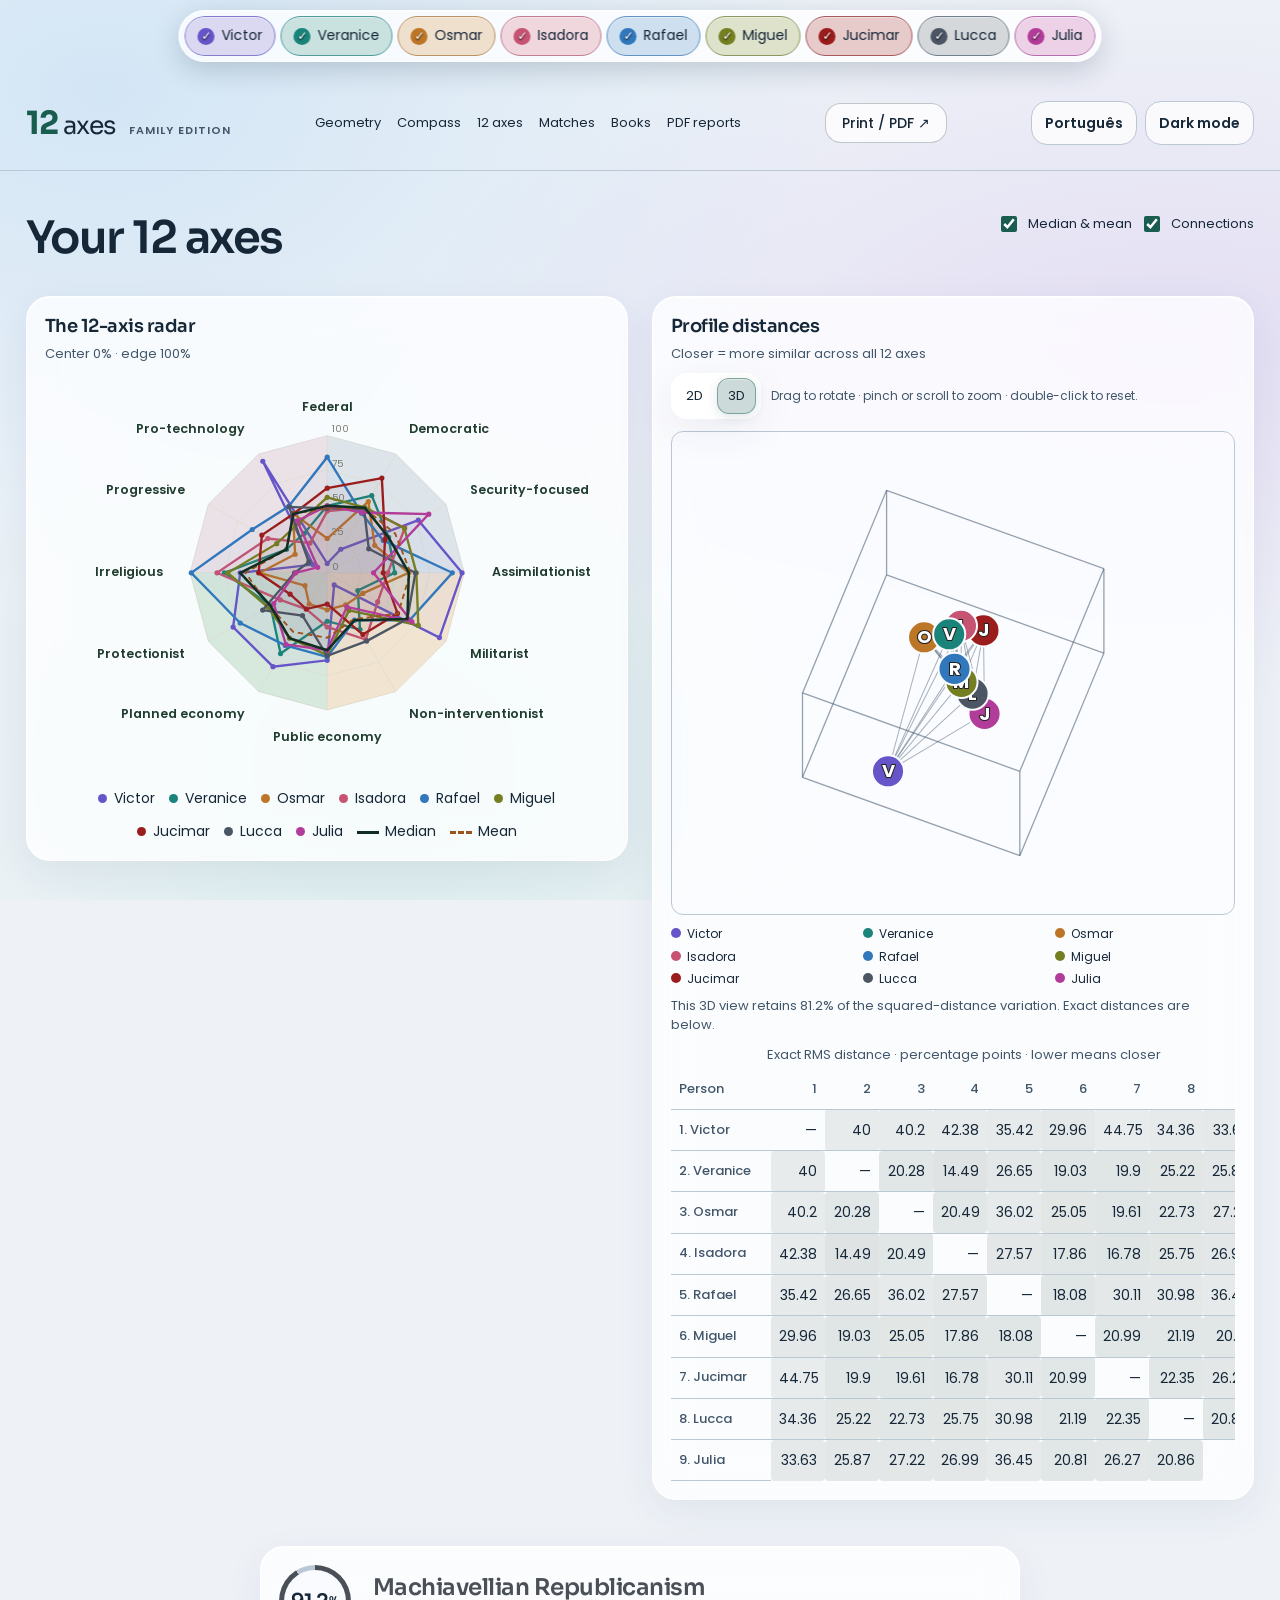
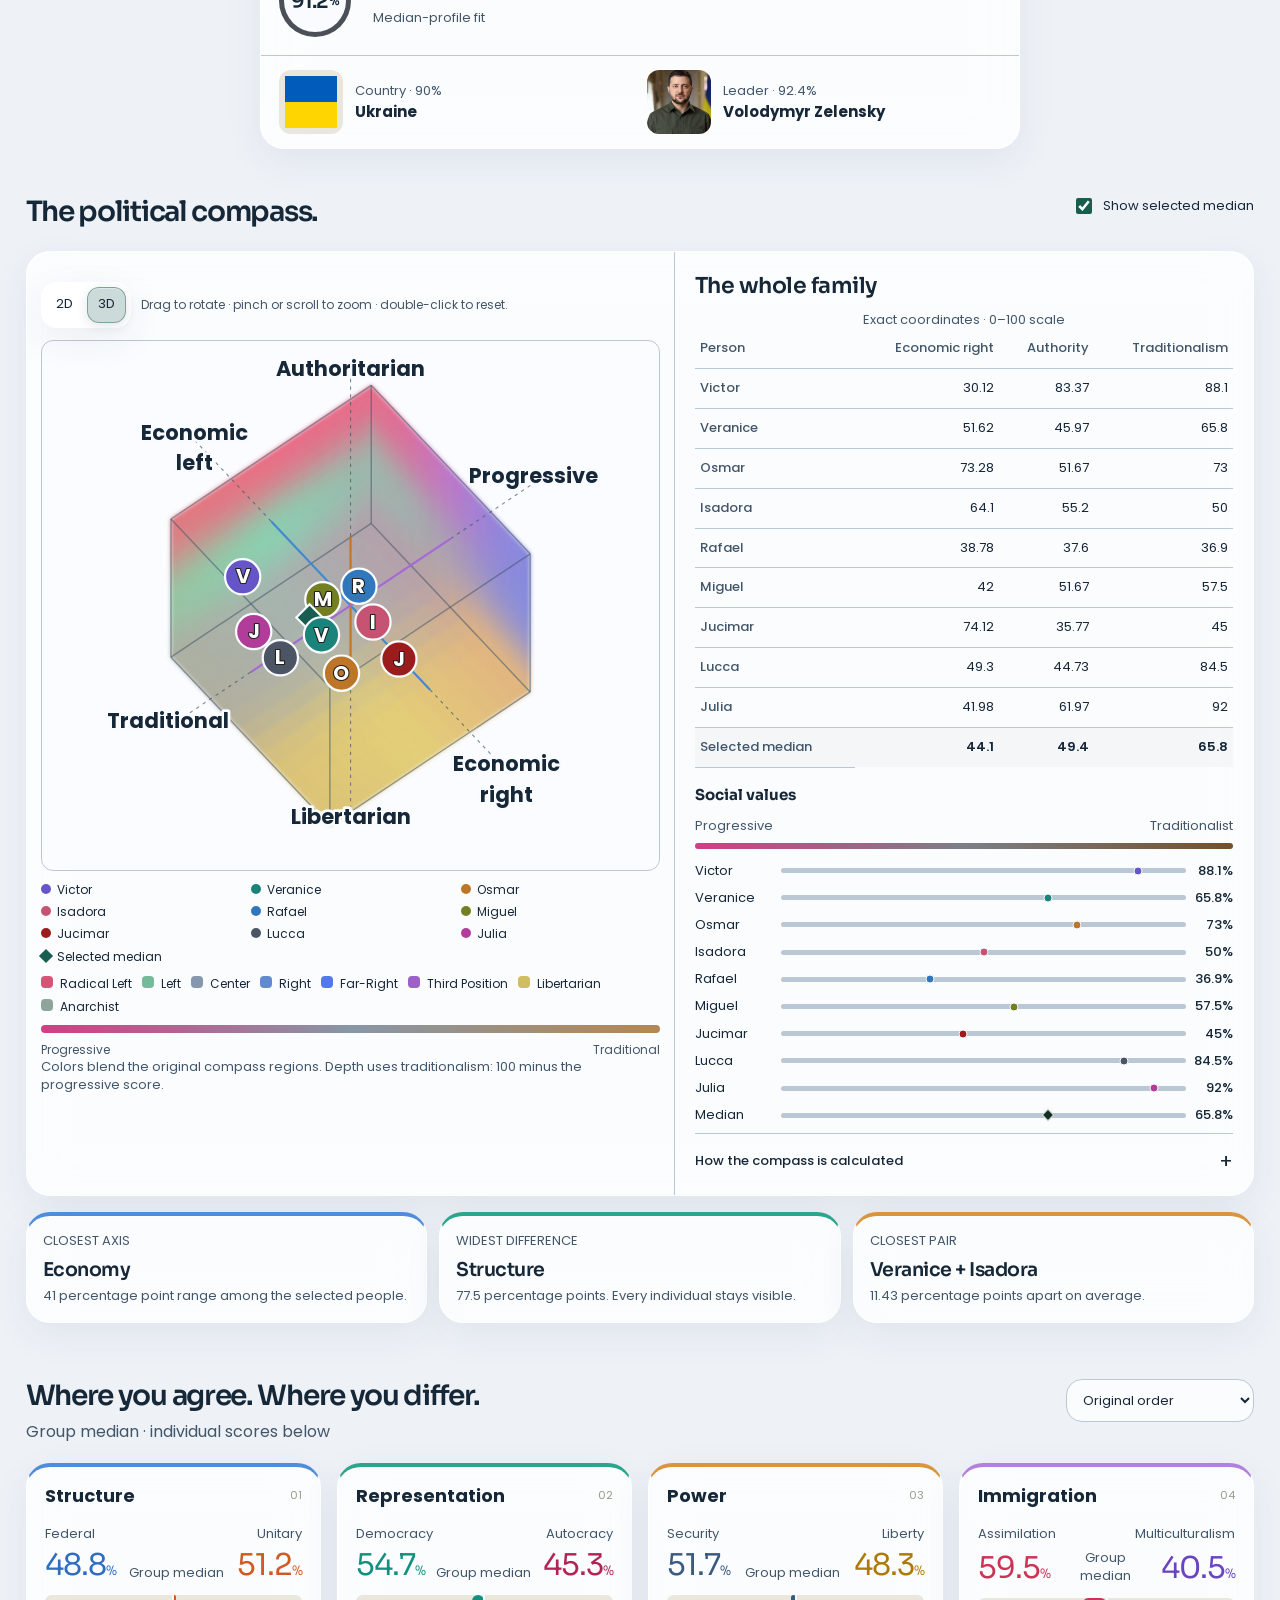
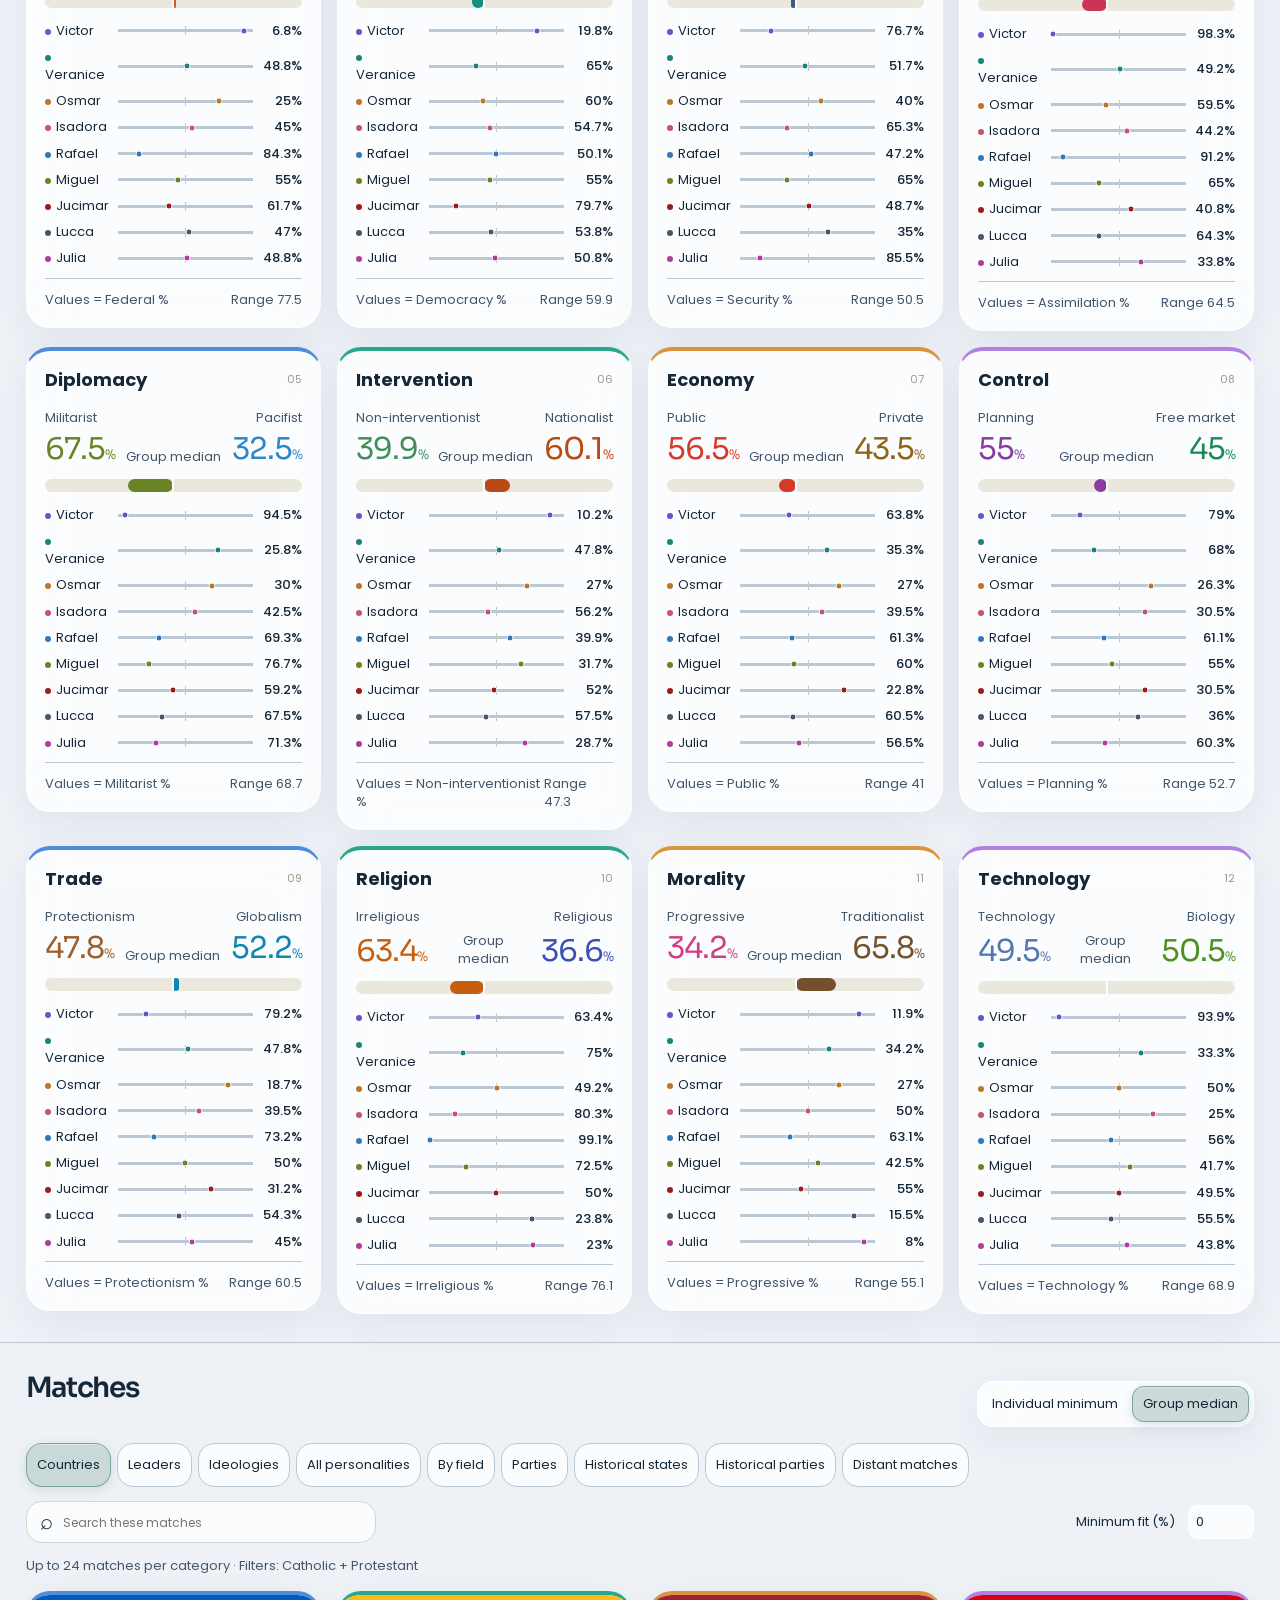
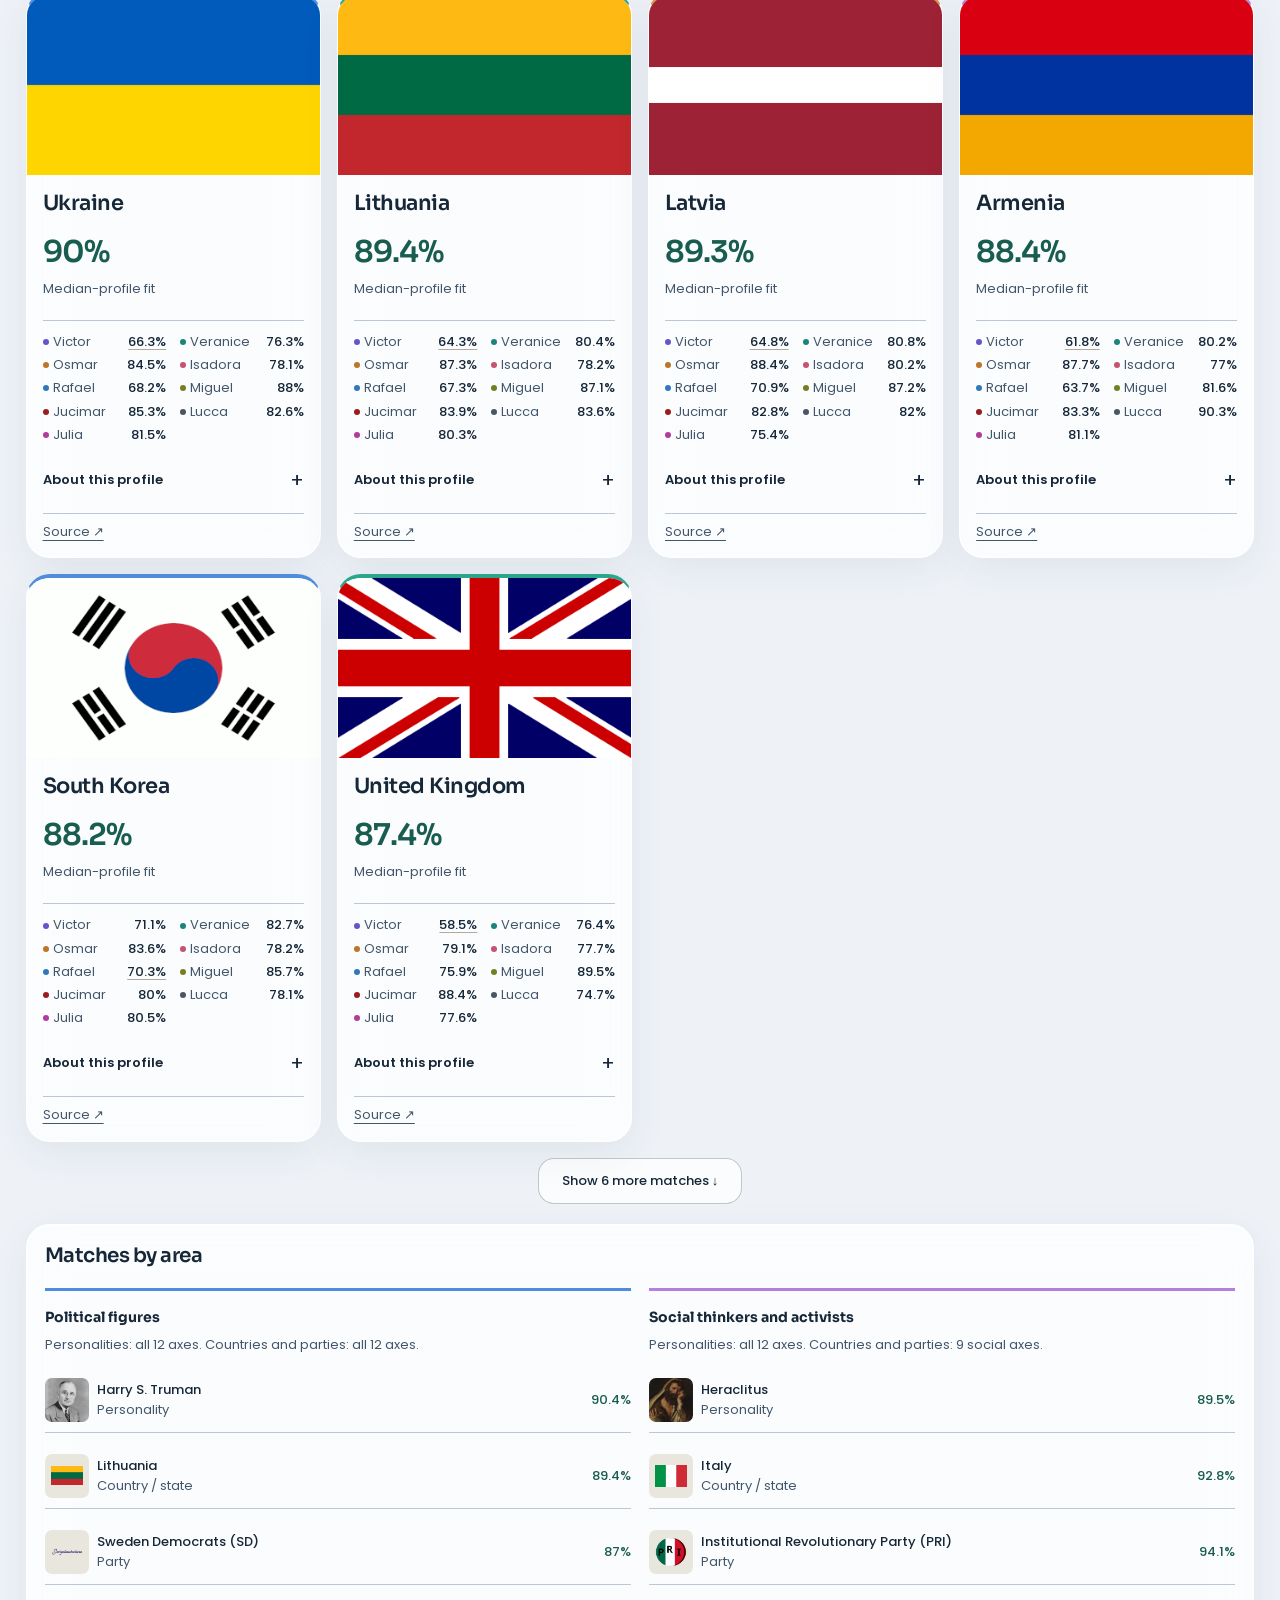
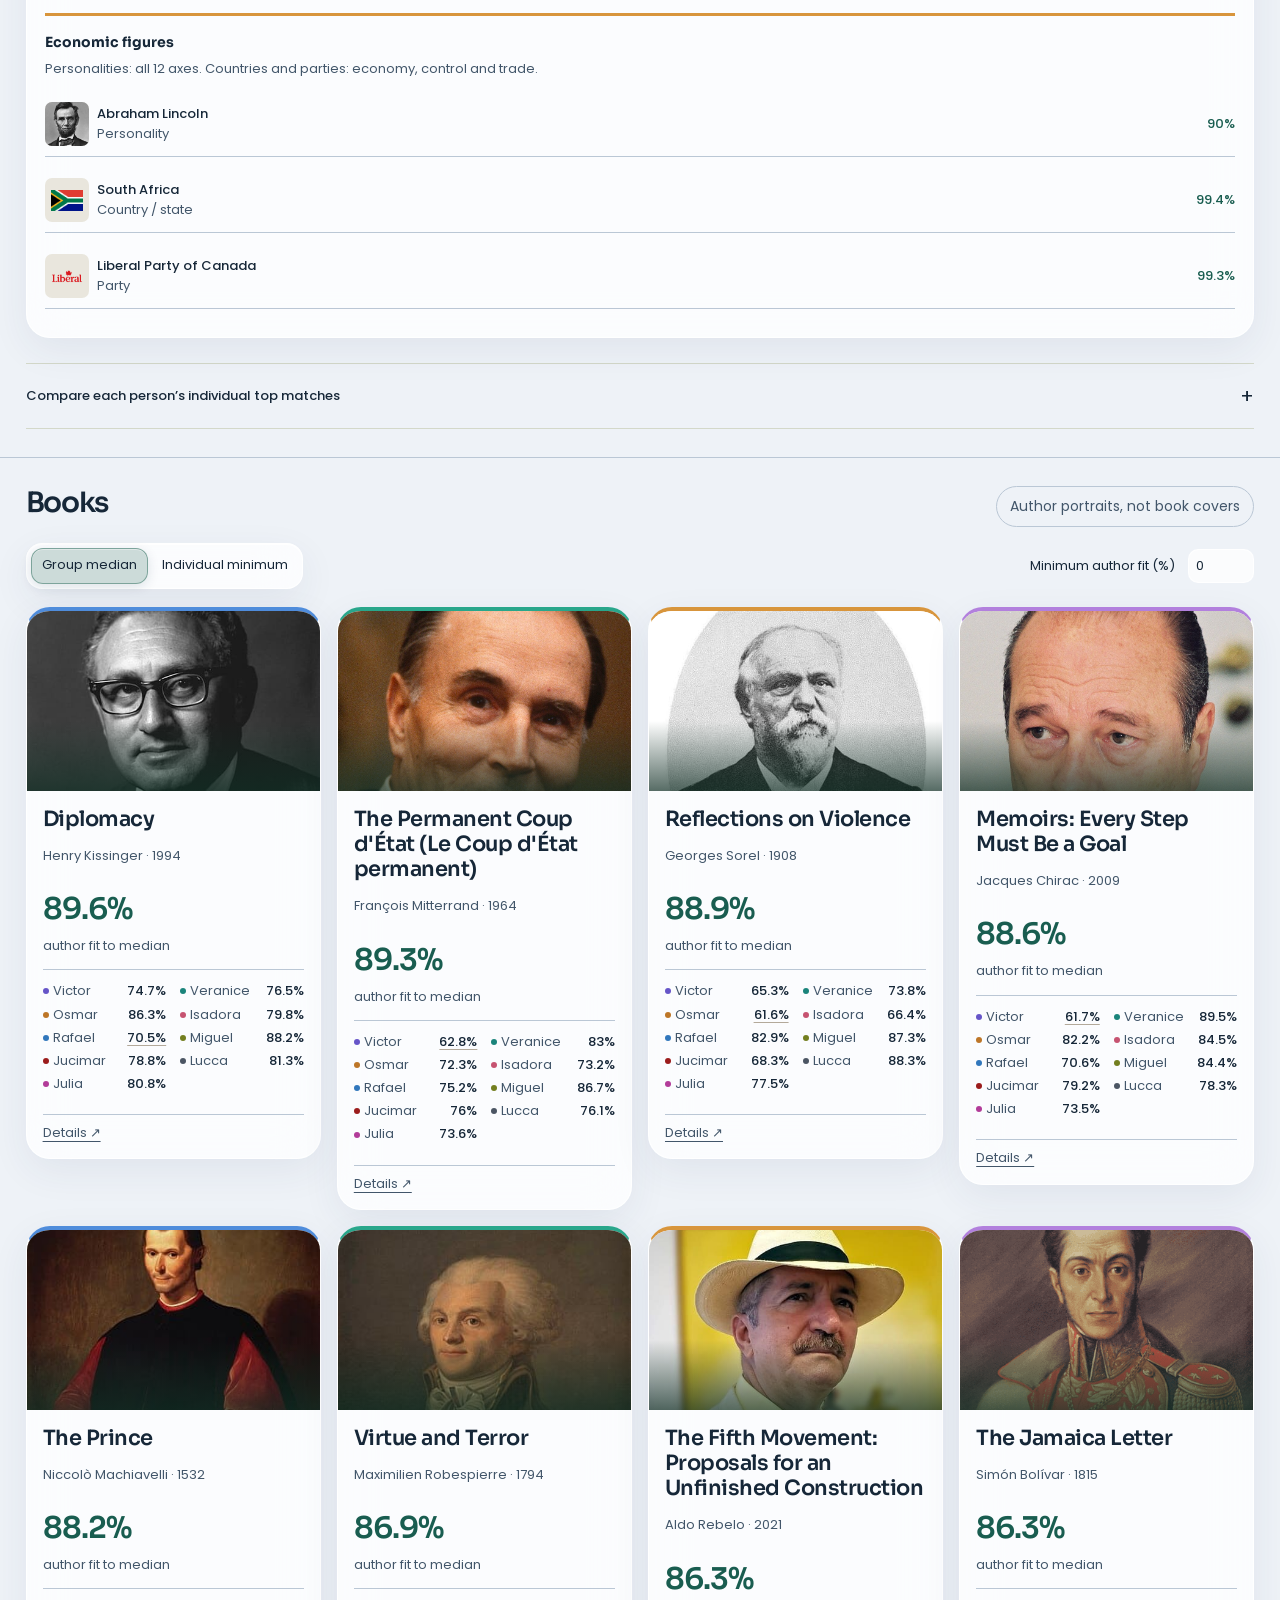
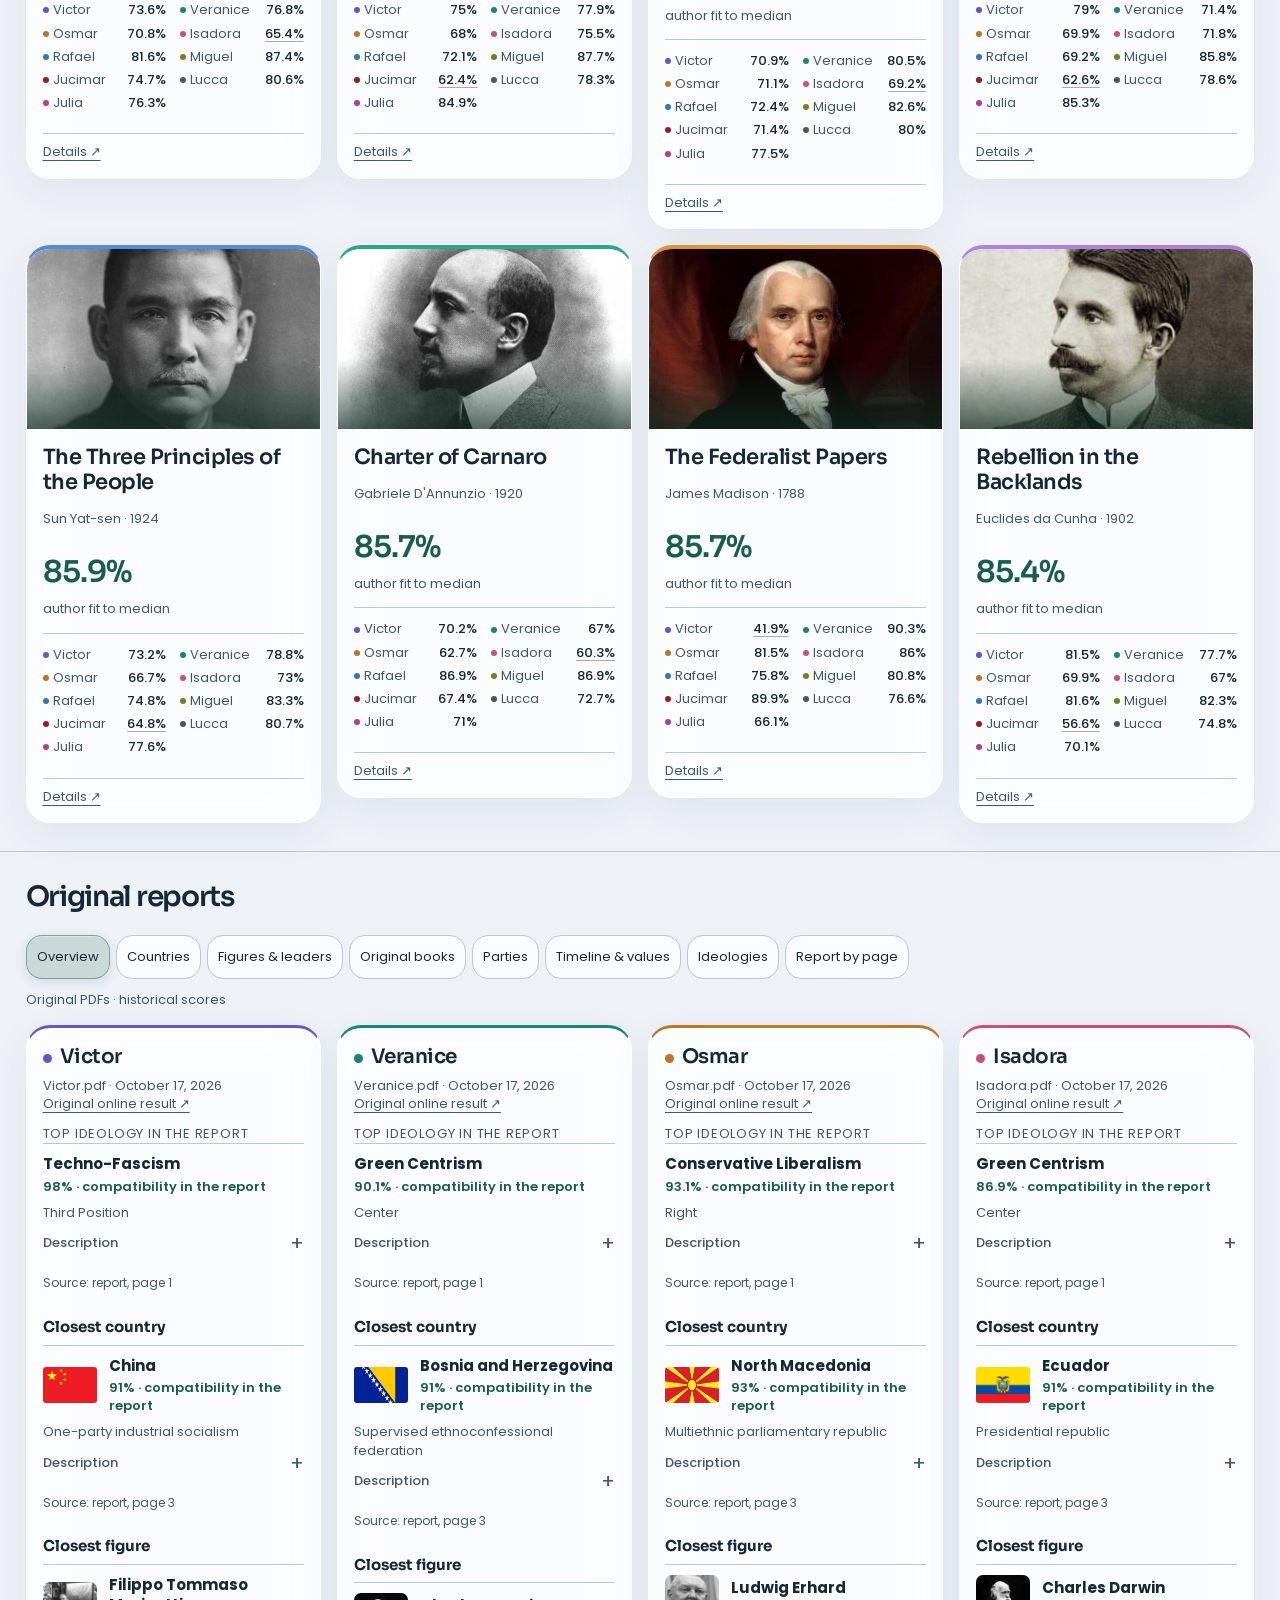
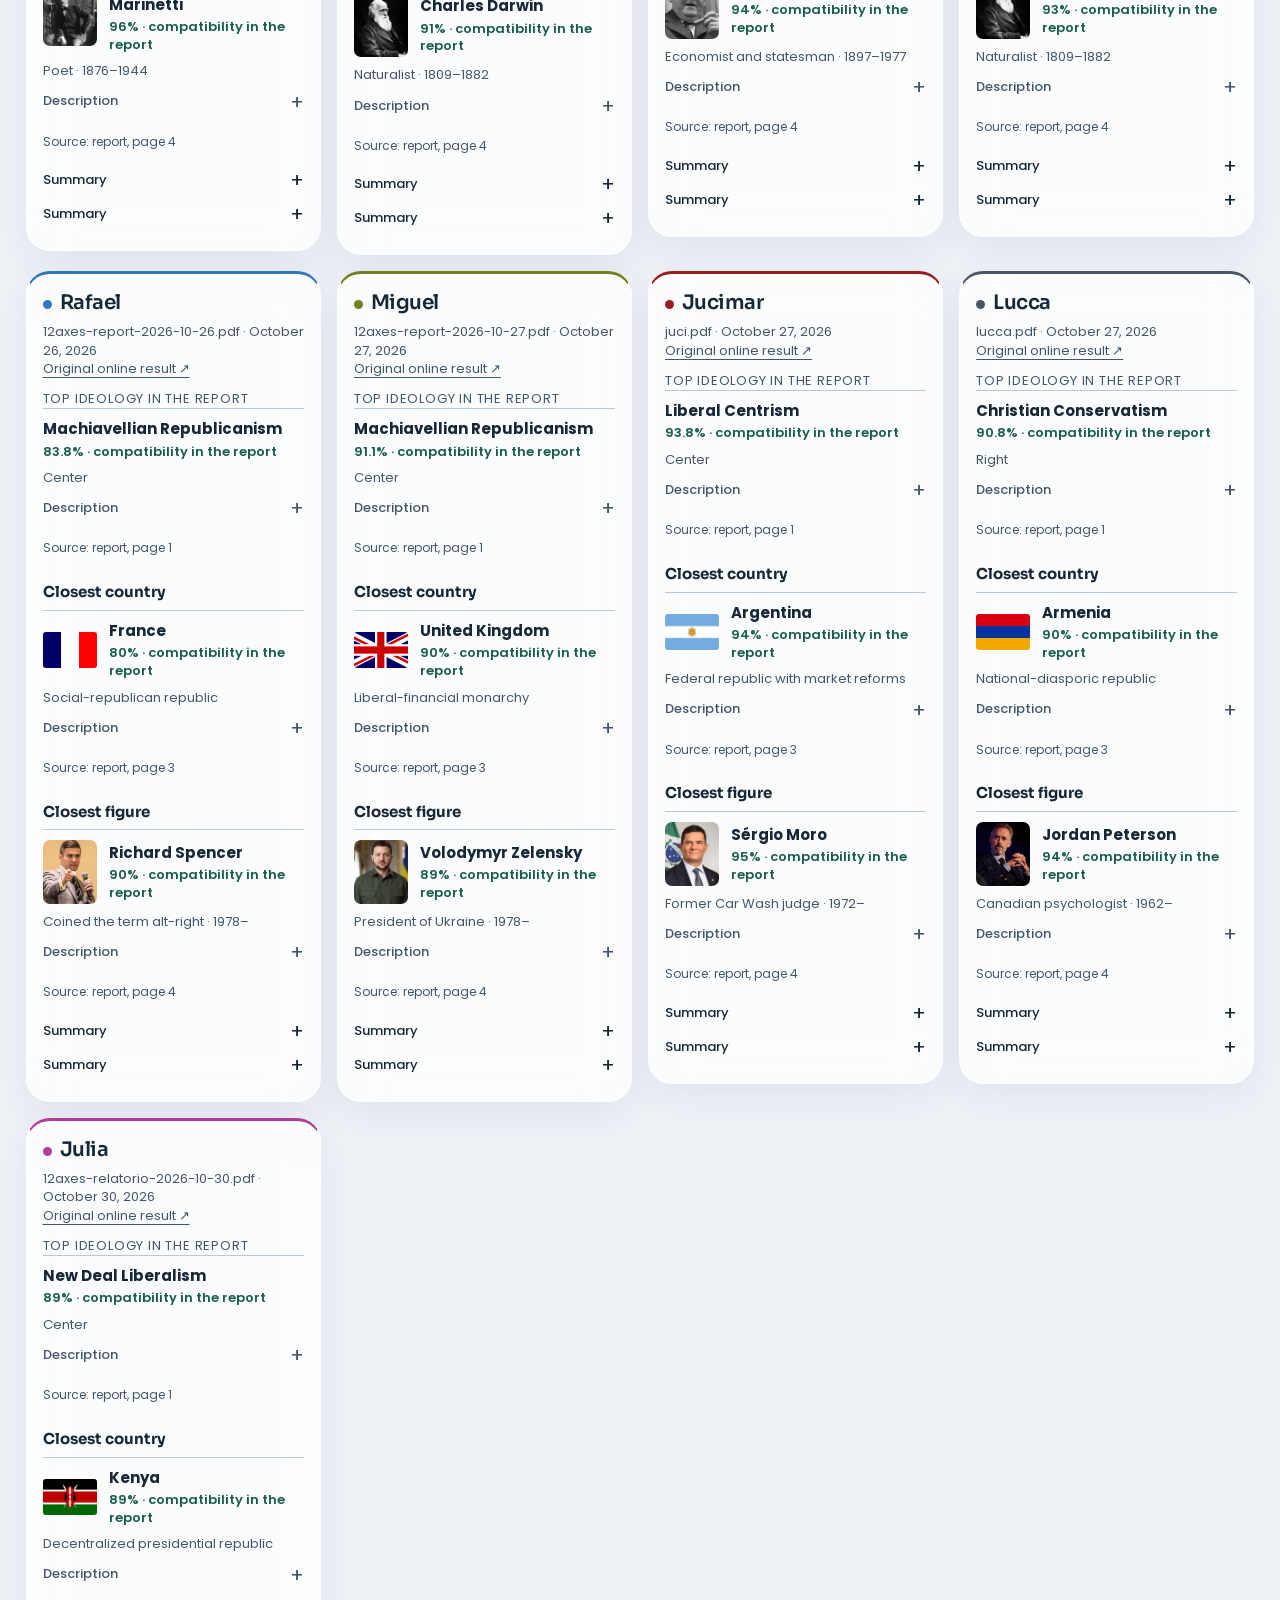
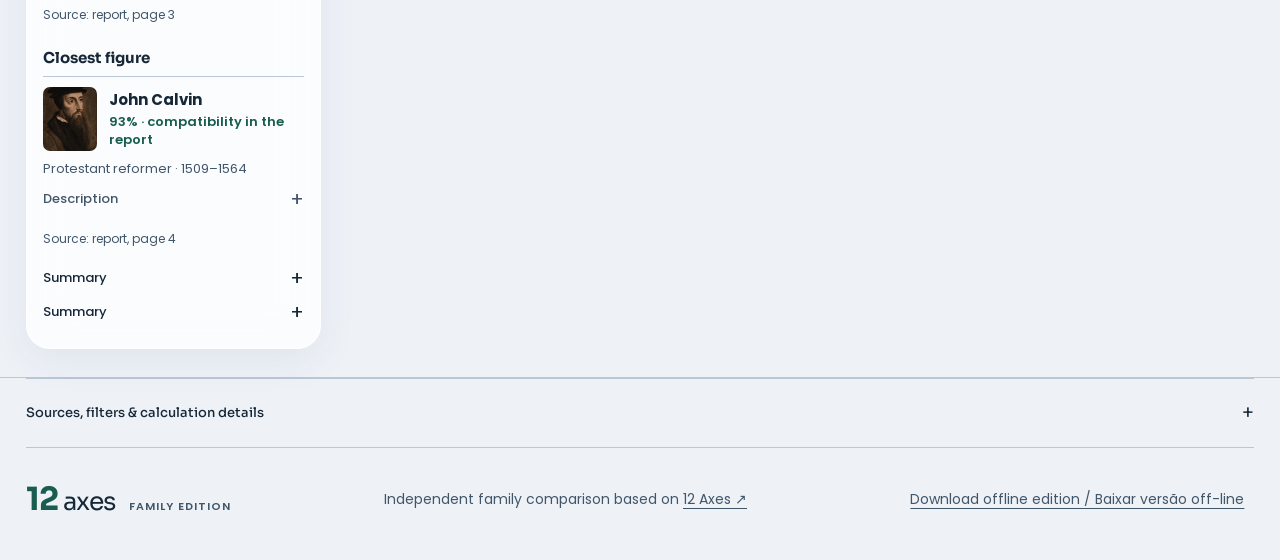
<file: site/index.html>
<!doctype html>
<html lang="en">
<head><meta charset="utf-8"><meta name="viewport" content="width=device-width,initial-scale=1"><meta name="theme-color" content="#102E24"><meta name="robots" content="noindex,nofollow"><meta name="referrer" content="no-referrer"><meta name="description" content="Compare any combination of Victor, Veranice, Osmar, Isadora, Rafael, Miguel, Jucimar, Lucca and Julia across 12 political axes, shared matches and a political compass."><title>12 Axes — Family Atlas</title><style>@font-face {
  font-family: 'Poppins';
  font-style: normal;
  font-weight: 400;
  font-display: swap;
  src: url(assets/cdedb1729acac414ed01.bin) format('truetype');
}
@font-face {
  font-family: 'Poppins';
  font-style: normal;
  font-weight: 500;
  font-display: swap;
  src: url(assets/fcff04f4bec2b3636f05.bin) format('truetype');
}
@font-face {
  font-family: 'Poppins';
  font-style: normal;
  font-weight: 600;
  font-display: swap;
  src: url(assets/dae40ca7b35fe7501bda.bin) format('truetype');
}
@font-face {
  font-family: 'Poppins';
  font-style: normal;
  font-weight: 700;
  font-display: swap;
  src: url(assets/1984efdda0fbe207d7ac.bin) format('truetype');
}
@font-face {
  font-family: 'Sora';
  font-style: normal;
  font-weight: 400;
  font-display: swap;
  src: url(assets/1b547e90e4c49aa12e9a.bin) format('truetype');
}
@font-face {
  font-family: 'Sora';
  font-style: normal;
  font-weight: 500;
  font-display: swap;
  src: url(assets/86199efe0823277aa825.bin) format('truetype');
}
@font-face {
  font-family: 'Sora';
  font-style: normal;
  font-weight: 600;
  font-display: swap;
  src: url(assets/4e79171a1720d04b72eb.bin) format('truetype');
}
@font-face {
  font-family: 'Sora';
  font-style: normal;
  font-weight: 700;
  font-display: swap;
  src: url(assets/a50f5d254fc0fb83125f.bin) format('truetype');
}

:root{--paper:#f4f1e8;--surface:#fbf9f3;--forest:#102e24;--red:#880912;--ink:#1a1a18;--muted:#5b5a55;--line:#e2ddcf;--r:24px;font-family:Poppins,Arial,sans-serif;color:var(--ink);background:var(--paper);font-synthesis:none}*{box-sizing:border-box}html{scroll-behavior:smooth;scroll-padding-top:145px}body{margin:0;font-size:15px;line-height:1.65}button,input,select{font:inherit;color:inherit}button,a,summary{touch-action:manipulation}button{cursor:pointer}a{color:inherit;text-underline-offset:4px}:focus-visible{outline:3px solid #247c6a;outline-offset:4px}[hidden]{display:none!important}.wrap{width:min(1200px,calc(100% - 64px));margin-inline:auto}h1,h2,h3,h4,.brand,.score-ring,.axis-value{font-family:Sora,Arial,sans-serif}h1,h2,h3,h4,p{margin-top:0}h1{font-size:clamp(38px,4.1vw,59px);line-height:1.12;letter-spacing:-2.4px;font-weight:600;margin-bottom:25px}h1 em{font-style:normal;color:var(--forest)}h2{font-size:clamp(28px,3.1vw,41px);line-height:1.2;letter-spacing:-1.3px;font-weight:600;margin-bottom:14px}h3{font-size:22px;line-height:1.3;letter-spacing:-.5px;font-weight:600}h4{font-size:15px;margin-bottom:12px}p{margin-bottom:15px}.muted,.note{color:var(--muted)}.note{font-size:12px;line-height:1.7}.eyebrow{font-size:10px;font-weight:600;letter-spacing:1.8px;color:var(--red);margin-bottom:15px}.sr-only{position:absolute;width:1px;height:1px;padding:0;margin:-1px;overflow:hidden;clip:rect(0,0,0,0);white-space:nowrap;border:0}.skip{position:fixed;left:20px;top:-60px;background:white;padding:12px;z-index:20}.skip:focus{top:10px}header{border-bottom:1px solid var(--line)}.nav{display:flex;align-items:center;justify-content:space-between;min-height:94px;gap:24px}.brand{display:inline-flex;align-items:baseline;font-size:25px;letter-spacing:-1px;text-decoration:none;white-space:nowrap;gap:5px}.brand b{font-weight:700;font-size:32px;color:var(--forest)}.brand span{font:600 8px Poppins,Arial,sans-serif;letter-spacing:1.6px;margin-left:9px;color:var(--muted)}nav{display:flex;gap:27px}nav a{font-size:12px;text-decoration:none}nav a:hover{color:var(--red)}.btn{display:inline-flex;gap:8px;align-items:center;justify-content:center;border:1px solid #102e2440;border-radius:999px;background:transparent;text-decoration:none;padding:13px 23px;font-size:13px;font-weight:500;transition:background .15s,transform .15s}.btn:hover{background:#102e2409;transform:translateY(-1px)}.btn.primary{background:var(--forest);color:var(--paper);border-color:var(--forest)}.btn.primary:hover{background:#204b3b}.btn.small{padding:9px 16px;font-size:11px}.link-button{border:0;background:none;padding:6px 1px;text-decoration:underline;text-underline-offset:4px;font-size:12px;white-space:nowrap}.link-button:hover{color:var(--red)}
.hero{display:grid;grid-template-columns:1.15fr .85fr;gap:70px;padding-block:75px 65px;align-items:center}.lead{font-size:16px;color:var(--muted);max-width:540px;line-height:1.85}.hero-actions{display:flex;flex-wrap:wrap;gap:12px;margin:26px 0}.hero-foot{font-size:10px;color:var(--muted);margin:0}.hero-result{background:var(--surface);border:1px solid var(--line);border-radius:28px;overflow:hidden;box-shadow:0 12px 40px #102e2407}.hero-top{padding:28px 30px;border-bottom:1px solid var(--line)}.hero-top .eyebrow{margin-bottom:9px}.hero-match{display:flex;align-items:center;gap:22px}.hero-match h3{font-size:29px;margin:0 0 7px;line-height:1.15;overflow-wrap:anywhere}.hero-match p{font-size:11px;margin:0;color:var(--muted)}.score-ring{--score:0;--ring:var(--forest);flex-shrink:0;width:96px;height:96px;border-radius:50%;background:conic-gradient(var(--ring) calc(var(--score)*1%),var(--line) 0);padding:7px;display:grid;place-items:center}.score-ring>span{background:var(--surface);border-radius:50%;width:100%;height:100%;display:flex;align-items:center;justify-content:center;font-size:24px;font-weight:600;letter-spacing:-1px}.score-ring small{font-size:12px;margin-left:1px}.hero-images{display:grid;grid-template-columns:1fr 1fr;gap:20px;padding:22px 30px}.hero-image-item{min-width:0;display:flex;gap:12px;align-items:center}.hero-image-item .visual{height:64px;width:64px;flex-shrink:0;border-radius:12px}.hero-image-item strong{font-size:12px;display:block;line-height:1.4}.hero-image-item small{color:var(--muted);font-size:9px;display:block}.hero-bottom{padding:12px 30px;background:#e9e9dd;color:var(--forest);font-size:10px}.selection-shell{position:sticky;top:0;z-index:10;background:#fbf9f3f5;backdrop-filter:blur(16px);border-block:1px solid var(--line)}.selection{display:flex;align-items:center;justify-content:space-between;gap:16px;padding-block:17px;flex-wrap:wrap}.selection-label strong{display:block;font-size:12px}.selection-label span{display:block;font-size:10px;color:var(--muted)}.people-filter{display:flex;gap:7px;flex-wrap:wrap}.person-pill{border:1px solid var(--line);background:transparent;border-radius:999px;padding:9px 13px;font-size:11px;display:inline-flex;align-items:center;gap:8px}.person-pill .person-check{width:15px;height:15px;border-radius:50%;background:var(--color);color:white;display:grid;place-content:center;font-size:10px}.person-pill[aria-pressed=false]{color:var(--muted);background:#eeece5}.person-pill[aria-pressed=false] .person-check{background:transparent;border:1px solid #aaa;color:transparent}.person-pill[aria-pressed=true]{border-color:var(--color);background:color-mix(in srgb,var(--color) 8%,var(--surface))}.selection-actions{display:flex;gap:12px;align-items:center}select{border:1px solid var(--line);background:var(--surface);border-radius:9px;padding:10px 27px 10px 12px;font-size:11px;max-width:100%}#combination{max-width:155px;font-size:10px}.empty-selection{padding-block:100px;text-align:center}.section{padding-block:70px}.section-head{display:flex;align-items:flex-end;justify-content:space-between;gap:35px;margin-bottom:30px}.section-head>div:first-child{max-width:700px}.section-head p:not(.eyebrow){color:var(--muted);font-size:13px;margin-bottom:0}.section-head .eyebrow{margin-bottom:10px}.check-label{display:flex;align-items:center;gap:8px;font-size:12px;white-space:nowrap;padding-bottom:5px}input[type=checkbox]{accent-color:var(--forest);width:16px;height:16px}.panel{background:var(--surface);border:1px solid var(--line);border-radius:var(--r);padding:25px}.compass-panel{display:grid;grid-template-columns:1.12fr 1fr;border:1px solid var(--line);border-radius:28px;overflow:hidden;background:var(--surface)}.compass-visual{padding:20px 14px 24px;min-width:0;border-right:1px solid var(--line)}#compass-chart svg{display:block;width:100%;height:auto;overflow:visible}.compass-read{padding:35px;min-width:0}.compass-read>h3{margin-bottom:12px}.compass-read>.muted{font-size:12px}.compass-read h4{margin-top:26px}.graph-legend{display:flex;justify-content:center;gap:15px;flex-wrap:wrap;padding-inline:20px;font-size:11px}.dot{display:inline-block;width:9px;height:9px;background:var(--color,var(--forest));border-radius:50%;margin-right:7px;flex-shrink:0}.diamond{display:inline-block;background:var(--forest);width:9px;height:9px;transform:rotate(45deg);margin-right:7px}.social-poles{display:flex;justify-content:space-between;font-size:10px;color:var(--muted);margin-bottom:7px}.social-track{position:relative;height:6px;background:linear-gradient(90deg,#d23e84,#7b7f86,#74502c);border-radius:10px;margin-bottom:13px}.social-row{display:grid;grid-template-columns:78px 1fr 39px;gap:8px;align-items:center;font-size:10px;line-height:1.4;margin:9px 0}.social-line{height:5px;position:relative;background:var(--line);border-radius:6px}.social-marker{position:absolute;top:50%;width:9px;height:9px;background:var(--color);border:1px solid var(--surface);border-radius:50%;transform:translate(-50%,-50%)}.social-marker.median{border-radius:0;transform:translate(-50%,-50%) rotate(45deg)}.social-row>strong{text-align:right;font-weight:500}.spectrum-legend{display:flex;justify-content:center;gap:20px;flex-wrap:wrap;font-size:10px;margin:20px 0 0}.spectrum-legend i{display:inline-block;width:10px;height:10px;border-radius:2px;margin-right:5px}.insights{display:grid;grid-template-columns:repeat(3,1fr);gap:18px;margin-top:30px}.insight{border:1px solid var(--line);border-radius:18px;padding:22px;background:var(--surface)}.insight small{font-size:10px;color:var(--muted);display:block;margin-bottom:8px}.insight h3{font-size:19px;margin-bottom:5px}.insight p{font-size:11px;color:var(--muted);margin:0}.table-wrap{overflow-x:auto}table{width:100%;border-collapse:collapse;font-size:11px;white-space:nowrap}th{text-align:left;font-size:9px;color:var(--muted);font-weight:500;padding:12px 9px;border-bottom:1px solid var(--line)}td{padding:12px 9px;border-bottom:1px solid var(--line)}tbody tr:last-child td{border-bottom:0}td.num,th.num{text-align:right;font-variant-numeric:tabular-nums}.median-row{background:#102e2407;font-weight:600}.compass-read th,.compass-read td{padding:10px 5px}.compass-read th{font-size:9px;white-space:normal}.compass-read td{font-size:10px}.compass-read th:first-child{min-width:91px}details{font-size:12px}summary{cursor:pointer;font-size:12px;font-weight:500;list-style:none;display:flex;gap:15px;align-items:center;justify-content:space-between}summary:after{content:'+';font-size:20px;font-weight:400}details[open]>summary:after{content:'−'}details p{font-size:11px;color:var(--muted);margin-top:14px}details summary::-webkit-details-marker{display:none}.compass-read details{border-top:1px solid var(--line);padding-top:13px}
.controls{display:flex;gap:8px;flex-wrap:wrap;align-items:center;justify-content:flex-end}.segments{display:flex;background:#e9e7de;padding:4px;border-radius:999px;gap:2px}.segments button{border:0;border-radius:999px;background:transparent;padding:9px 15px;font-size:11px;white-space:nowrap}.segments button[aria-pressed=true]{background:var(--forest);color:var(--paper)}.axes-bars{display:grid;grid-template-columns:repeat(3,1fr);gap:18px}.axis-card{padding:24px;background:var(--surface);border:1px solid var(--line);border-radius:22px;min-width:0}.axis-card .axis-heading{display:flex;align-items:center;justify-content:space-between;margin-bottom:18px}.axis-heading button{border:0;background:transparent;text-align:left;padding:0;font-family:Sora,Arial,sans-serif;font-size:17px;font-weight:600;letter-spacing:-.5px}.axis-heading button:hover{color:var(--red)}.axis-number{color:#9b988c;font-size:11px}.pole-titles{display:flex;justify-content:space-between;gap:10px;font-size:9px;color:var(--muted);margin-bottom:6px}.pole-titles>span{max-width:49%}.pole-titles>span:last-child{text-align:right}.axis-percentages{display:flex;justify-content:space-between;align-items:end;gap:10px;margin-bottom:13px}.axis-value{font-size:27px;letter-spacing:-1px;line-height:1.1}.axis-value small{font-size:13px}.axis-percentages .median-tag{font-size:8px;color:var(--muted);text-align:center;line-height:1.4}.diverging{position:relative;height:13px;background:#eae7dc;border-radius:8px;overflow:hidden;margin-bottom:14px}.diverging:after{position:absolute;content:'';width:2px;height:100%;left:calc(50% - 1px);background:var(--surface)}.diverging>i{position:absolute;height:100%;border-radius:8px}.mini-person{display:grid;grid-template-columns:64px 1fr 40px;align-items:center;gap:9px;font-size:9px;margin-top:8px}.mini-person .dot{width:6px;height:6px;margin-right:5px}.mini-track{height:3px;background:var(--line);position:relative}.mini-track:after{content:'';position:absolute;left:50%;top:-3px;height:9px;width:1px;background:#ccc6b8}.mini-track i{position:absolute;top:50%;width:7px;height:7px;border:1px solid var(--surface);border-radius:50%;background:var(--color);transform:translate(-50%,-50%);z-index:1}.mini-person strong{text-align:right;font-weight:500;font-variant-numeric:tabular-nums}.axis-meta{display:flex;justify-content:space-between;margin-top:17px;border-top:1px solid var(--line);padding-top:12px;color:var(--muted);font-size:8px}.axis-meta button{font-size:8px;border:0;background:transparent;padding:0;text-decoration:underline;text-underline-offset:3px}.axis-detail{border-left:3px solid var(--forest);margin-top:25px;padding:10px 22px;background:#eaece2;border-radius:0 12px 12px 0;font-size:12px}.axis-detail strong{font-family:Sora,Arial,sans-serif}.axis-detail p{margin:7px 0;color:var(--muted);font-size:11px}.sorted-values{display:flex;gap:10px;flex-wrap:wrap;margin-top:12px}.sorted-value{padding:6px 11px;border:1px solid #d7dacf;border-radius:8px;background:var(--surface);font-size:11px}.sorted-value.middle{background:var(--forest);color:white;border-color:var(--forest)}.plot-row{display:grid;grid-template-columns:150px 1fr 68px;gap:25px;align-items:center;padding:22px 26px;background:var(--surface);border-bottom:1px solid var(--line)}.plot-row:first-child{border-radius:22px 22px 0 0}.plot-row:last-child{border-radius:0 0 22px 22px;border:0}.plot-row button{border:0;background:transparent;font-family:Sora,Arial,sans-serif;text-align:left;font-size:13px;padding:0;font-weight:600}.plot-row small{display:block;color:var(--muted);font-size:9px}.plot-field{position:relative;height:54px;margin-top:21px;background:linear-gradient(90deg,transparent calc(25% - .5px),var(--line) 25%,transparent calc(25% + .5px),transparent calc(50% - .5px),#bbb7ab 50%,transparent calc(50% + .5px),transparent calc(75% - .5px),var(--line) 75%,transparent calc(75% + .5px));border-inline:1px solid var(--line)}.plot-end{position:absolute;top:-19px;font-size:8px;color:var(--muted);white-space:nowrap}.plot-end.left{left:0}.plot-end.right{right:0}.plot-range{position:absolute;top:26px;height:2px;background:#b6b3a8}.plot-dot{position:absolute;border-radius:50%;width:8px;height:8px;background:var(--color);transform:translate(-50%,-50%);box-shadow:0 0 0 1.3px var(--surface)}.plot-dot.median{border-radius:0;width:10px;height:10px;background:var(--forest);transform:translate(-50%,-50%) rotate(45deg)}.plot-summary{text-align:right;font-size:14px;font-weight:500}.plot-summary span{display:block;font-size:8px;color:var(--muted);font-weight:400}
.matches-shell{background:#ecece1;border-block:1px solid #dddfd2}.match-mode{align-self:flex-start;margin-top:10px}.mode-explanation{border-radius:16px;background:var(--surface);border:1px solid #d9decf;padding:17px 22px;font-size:12px;color:var(--forest);margin-bottom:25px}.category-tabs{display:flex;gap:8px;flex-wrap:wrap;margin-bottom:22px}.category-tabs button{font-size:11px;border-radius:999px;padding:9px 16px;background:transparent;border:1px solid #d2d5c8}.category-tabs button[aria-pressed=true]{background:var(--forest);border-color:var(--forest);color:var(--paper)}.match-tools{display:flex;align-items:center;justify-content:space-between;gap:25px;margin-bottom:13px}.search{display:flex;align-items:center;gap:8px;background:var(--surface);border:1px solid #d4d8ca;border-radius:10px;padding:9px 13px;max-width:350px;flex:1}.search>span{font-size:22px;line-height:1}.search input{border:0;outline:none;background:transparent;font-size:12px;width:100%;min-width:0}.threshold{display:flex;gap:13px;align-items:center;font-size:11px}.threshold input{width:120px}.threshold output{width:35px;font-variant-numeric:tabular-nums}input[type=range]{accent-color:var(--forest);cursor:pointer}.match-grid{display:grid;grid-template-columns:repeat(3,1fr);gap:20px}.match-card{background:var(--surface);border:1px solid #daddd0;border-radius:24px;overflow:hidden;display:flex;flex-direction:column;min-width:0;transition:transform .18s,box-shadow .18s}.match-card:hover{transform:translateY(-3px);box-shadow:0 12px 30px #102e240c}.card-image{position:relative;background:#e6e4d8;height:175px;overflow:hidden}.visual{display:flex;align-items:center;justify-content:center;overflow:hidden;background:#e9e6dd;color:var(--forest);position:relative}.visual img{display:block;width:100%;height:100%;object-fit:cover}.card-image .visual{height:100%;width:100%}.visual.flag img{object-fit:contain;padding:24px}.visual.logo img{object-fit:contain;padding:18px}.visual.portrait img{object-position:center 25%}.visual .image-fallback{font:600 34px Sora,Arial,sans-serif;letter-spacing:-2px;opacity:.5}.visual.image-missing:after{content:'Image unavailable';position:absolute;bottom:10px;font-size:8px;letter-spacing:0;color:var(--muted)}.visual.ideology-art{background:var(--art-bg,#e4e5da);color:var(--art-color,var(--forest));flex-direction:column;gap:10px}.ideology-art svg{width:72px;height:72px;opacity:.85}.ideology-art span{font-size:10px;letter-spacing:2px;text-transform:uppercase}.card-rank{position:absolute;top:15px;left:15px;padding:3px 9px;border-radius:999px;background:#fbf9f3e8;font-size:9px}.card-body{padding:24px;display:flex;flex-direction:column;flex:1}.card-category{font-size:9px;text-transform:uppercase;letter-spacing:1.4px;color:var(--muted);margin-bottom:9px;min-height:15px}.card-title{font-size:22px;margin-bottom:8px;overflow-wrap:anywhere;line-height:1.3}.card-subtitle{font-size:11px;color:var(--muted);min-height:18px;margin-bottom:15px}.card-score{display:flex;align-items:baseline;gap:8px;margin-top:auto;margin-bottom:15px}.card-score strong{font-family:Sora,Arial,sans-serif;font-size:32px;letter-spacing:-1px;font-weight:600;color:var(--forest);line-height:1.1}.card-score span{font-size:9px;color:var(--muted)}.person-scores{border-top:1px solid var(--line);padding-top:12px;display:grid;grid-template-columns:repeat(2,1fr);gap:8px 12px}.person-score{font-size:9px;display:flex;align-items:center;justify-content:space-between;gap:5px}.person-score span{display:flex;align-items:center}.person-score .dot{width:6px;height:6px;margin-right:4px}.person-score strong{font-weight:500;font-variant-numeric:tabular-nums}.person-score.lowest strong{text-decoration:underline;text-decoration-color:#b3a99a;text-underline-offset:3px}.card-footer{display:flex;justify-content:space-between;gap:12px;align-items:center;border-top:1px solid var(--line);margin-top:15px;padding-top:12px;font-size:9px;color:var(--muted)}.card-footer a{white-space:nowrap}.more-row{text-align:center;margin-top:28px}.no-results{grid-column:1/-1;text-align:center;padding:55px 25px;background:var(--surface);border-radius:22px;border:1px dashed #b7beaa}.no-results h3{font-size:20px}.no-results p{font-size:12px;color:var(--muted);margin:0}.context-panel{border:1px solid #d3d8c9;border-radius:22px;padding:28px;margin-top:40px;background:#e5e8db}.context-panel h3{font-size:20px}.dimension-grid{display:grid;grid-template-columns:repeat(3,1fr);gap:25px}.dimension-column>h4{font-size:14px;margin-bottom:8px}.dimension-column .note{font-size:9px;margin-bottom:14px}.dimension-entry{display:flex;align-items:center;gap:10px;margin:11px 0}.dimension-entry .visual{width:42px;height:46px;border-radius:7px;flex-shrink:0}.dimension-entry .visual.flag img,.hero-image-item .visual.flag img{padding:6px}.dimension-entry .visual.logo img{padding:5px}.dimension-entry>div:nth-child(2){flex:1;min-width:0}.dimension-entry strong{display:block;font-size:11px;font-weight:500;line-height:1.4}.dimension-entry small{font-size:8px;color:var(--muted)}.dimension-entry>b{font-size:11px;font-weight:500}.context-notes{border-top:1px solid #d3d8c9;margin-top:20px;padding-top:17px;display:grid;grid-template-columns:1fr 1fr;gap:25px}.context-notes p{font-size:10px;color:var(--muted);margin:0}.all-results{margin-top:25px;border-block:1px solid #d3d8c9;padding:18px 0}.all-results .table-wrap{margin-top:18px}.all-results td{white-space:normal;min-width:140px;max-width:210px}.all-results td a{font-size:10px}.tag{display:inline-flex;font-size:10px;border:1px solid var(--line);padding:8px 13px;border-radius:999px;color:var(--muted);white-space:nowrap}.book-grid{display:grid;grid-template-columns:repeat(4,1fr);gap:22px}.book-card{display:flex;flex-direction:column;overflow:hidden;border:1px solid var(--line);border-radius:20px;background:var(--surface)}.book-portrait{height:190px;background:#e5e1d5;position:relative;overflow:hidden}.book-portrait .visual{width:100%;height:100%}.book-portrait:after{position:absolute;inset:auto 0 0;content:'';height:70px;background:linear-gradient(0deg,#102e24b3,transparent);pointer-events:none}.book-portrait>span{position:absolute;bottom:13px;left:18px;right:15px;font-size:10px;color:white;z-index:1}.book-body{padding:19px;flex:1;display:flex;flex-direction:column}.book-body h3{font-size:17px;margin-bottom:9px;line-height:1.4}.book-body>.note{font-size:10px}.book-body .card-score{padding-top:13px;margin-bottom:0}.book-body .card-score strong{font-size:22px}.book-body .person-scores{margin-top:14px;font-size:8px}.book-body .card-footer{font-size:9px}.pair-area{display:grid;grid-template-columns:1fr 1.2fr;gap:24px}.pair-list{display:grid;grid-template-columns:1fr 1fr;gap:12px;align-content:start}.pair-button{border:1px solid var(--line);border-radius:17px;background:var(--surface);padding:20px;text-align:left}.pair-button[aria-pressed=true]{background:var(--forest);border-color:var(--forest);color:var(--paper)}.pair-button span{font-size:10px;display:block;margin-bottom:10px}.pair-button strong{font:500 29px Sora,Arial,sans-serif;display:block;letter-spacing:-1px}.pair-button small{font-size:9px;opacity:.7}.pair-detail{border:1px solid var(--line);border-radius:22px;background:var(--surface);padding:26px}.pair-detail h3{font-size:20px;margin-bottom:8px}.pair-detail>p{font-size:11px;color:var(--muted)}.gap-row{display:grid;grid-template-columns:100px 1fr 39px;gap:12px;align-items:center;margin:10px 0;font-size:9px}.gap-row>div{height:5px;background:var(--line);border-radius:5px;overflow:hidden}.gap-row i{height:100%;display:block;background:var(--forest);border-radius:5px}.gap-row strong{text-align:right;font-weight:500}.method-panel{display:grid;grid-template-columns:1fr 1fr;gap:75px;background:var(--forest);color:var(--paper);border-radius:28px;padding:48px}.method-panel .eyebrow{color:#c0ccab}.method-panel>div:first-child>p:not(.eyebrow){font-size:12px;color:#d2d7c9}.method-panel .note{color:#b7c2b1;font-size:10px}.formula{border-block:1px solid #ffffff25;padding-block:18px;font:500 14px Sora,Arial,sans-serif;margin:22px 0}.median-lab{background:#1c3c30;border:1px solid #ffffff18;border-radius:20px;padding:28px}.median-lab h3{font-size:23px}.lab-selects{display:grid;grid-template-columns:1fr 1fr;gap:12px;margin:20px 0}.lab-selects label{font-size:9px;color:#ced4c5}.lab-selects select{display:block;background:#254637;border-color:#ffffff26;color:var(--paper);width:100%;margin-top:6px}.slider-label{display:flex;justify-content:space-between;font-size:11px}.median-lab input[type=range]{width:100%;accent-color:#b6c29a;margin:18px 0 20px}.lab-stats{display:grid;grid-template-columns:1fr 1fr;gap:15px}.lab-stats>div{border:1px solid #ffffff20;border-radius:12px;padding:15px}.lab-stats span{font-size:9px;display:block;color:#ced4c5}.lab-stats strong{font-family:Sora,Arial,sans-serif;font-size:29px;display:block;letter-spacing:-1px;margin-top:4px}.lab-stats small{font-size:8px;color:#c0ccab}.median-lab .sorted-values{gap:6px}.median-lab .sorted-value{background:transparent;color:#d1d8c6;border-color:#ffffff35;font-size:9px;padding:5px 9px}.median-lab .sorted-value.middle{background:#d3dbbc;color:var(--forest);border-color:#d3dbbc}.median-lab .link-button{color:#d2dbbf;margin:15px 0;font-size:10px}.median-lab .note{margin-bottom:0}.sources{border-top:1px solid var(--line);padding-block:30px}.sources>details>summary{font-family:Sora,Arial,sans-serif;font-size:17px}.source-grid{display:grid;grid-template-columns:repeat(3,1fr);gap:40px;padding-top:32px}.source-grid h3{font-size:16px}.source-grid p{font-size:10px;color:var(--muted);line-height:1.9}.source-grid a{font-size:10px}.source-links{display:flex;flex-wrap:wrap;gap:13px}footer{display:flex;justify-content:space-between;align-items:center;border-top:1px solid var(--line);padding-block:28px;margin-bottom:10px;gap:20px}footer p{font-size:9px;color:var(--muted);margin:0}.error{padding:30px;background:#fee5df;color:#8a1421;text-align:center}
@media(max-width:1100px){.wrap{width:calc(100% - 48px)}.hero{gap:35px}.hero-match h3{font-size:25px}.hero-top,.hero-images{padding-inline:24px}.hero-image-item{display:block}.hero-image-item .visual{margin-bottom:9px}.selection-label{display:none}.selection-actions{gap:10px;margin-left:auto}.person-pill{padding:8px 11px}.compass-read{padding:25px}.section-head{gap:20px}.section-head>.controls{max-width:360px}.axes-bars{grid-template-columns:repeat(2,1fr)}.book-grid{grid-template-columns:repeat(3,1fr)}.match-grid{gap:15px}.card-body{padding:20px}.threshold{font-size:10px;gap:8px}.method-panel{gap:30px;padding:35px}.selection{justify-content:center}}
@media(max-width:800px){html{scroll-padding-top:150px}.wrap{width:calc(100% - 36px)}.nav{min-height:78px;gap:12px}nav{gap:18px}nav a{font-size:10px}.brand{font-size:22px}.brand b{font-size:29px}.brand span{display:none}.nav>.btn{font-size:9px;padding:7px 11px}.hero{grid-template-columns:1fr;gap:32px;padding-block:45px}.hero h1{font-size:47px;max-width:600px}.hero-result{max-width:none}.hero-top{padding:26px}.hero-match{justify-content:space-between;flex-direction:row-reverse}.hero-images{padding:20px 26px;gap:25px}.hero-image-item{display:flex}.hero-image-item .visual{margin:0}.hero-match h3{font-size:31px;max-width:400px}.selection{padding-block:12px;gap:10px}.selection-actions{margin-left:0;justify-content:center}.selection-actions select{max-width:240px!important}.person-pill{font-size:10px;padding:7px 10px}.section{padding-block:48px}.section-head{align-items:flex-start;flex-direction:column;gap:18px}.section-head>.controls{max-width:none;justify-content:flex-start}.compass-panel{grid-template-columns:1fr}.compass-visual{border-right:0;border-bottom:1px solid var(--line);padding:14px 20px 25px}.compass-read{padding:28px}.compass-read th,.compass-read td{font-size:11px}.compass-read th:first-child{min-width:0}.compass-read h4{margin-top:20px}.spectrum-legend{gap:12px}.insights{gap:10px}.insight{padding:18px}.insight h3{font-size:16px}.insight p{font-size:10px}.match-grid{grid-template-columns:repeat(2,1fr)}.match-mode{margin-top:0}.match-tools{align-items:stretch;gap:13px;flex-direction:column}.search{max-width:none}.threshold{justify-content:space-between;font-size:11px}.threshold input{flex:1;max-width:250px}.dimension-grid{grid-template-columns:1fr;gap:20px}.dimension-column{display:grid;grid-template-columns:repeat(3,1fr);gap:10px}.dimension-column>h4,.dimension-column>.note{grid-column:1/-1;margin:0}.dimension-entry{align-items:flex-start;flex-wrap:wrap;gap:8px}.dimension-entry>b{margin-left:50px;margin-top:-10px}.context-notes{gap:15px}.book-grid{grid-template-columns:repeat(2,1fr)}.pair-area{grid-template-columns:1fr}.pair-list{grid-template-columns:repeat(3,1fr)}.method-panel{grid-template-columns:1fr;gap:25px;padding:30px}.source-grid{grid-template-columns:1fr;gap:20px}.source-grid p{font-size:11px}footer{align-items:flex-start}.plot-row{grid-template-columns:105px 1fr 50px;gap:20px;padding:20px}.plot-end{font-size:7px}.plot-row button{font-size:11px}.plot-summary{font-size:12px}}
@media(max-width:480px){.wrap{width:calc(100% - 28px)}.nav{min-height:70px}nav{gap:12px}.nav>.btn{display:none}.hero{padding-top:35px}.hero h1{font-size:38px;letter-spacing:-1.8px}.hero .eyebrow{font-size:8px}.lead{font-size:13px}.hero-actions .btn{padding:11px 17px;font-size:11px}.hero-foot{font-size:8px}.hero-match h3{font-size:25px}.score-ring{width:83px;height:83px;padding:6px}.score-ring>span{font-size:21px}.hero-top{padding:22px}.hero-images{padding:18px 22px;gap:12px}.hero-image-item .visual{width:48px;height:54px}.hero-image-item strong{font-size:10px}.hero-bottom{padding-inline:22px}.selection{gap:8px}.people-filter{gap:5px;justify-content:center}.person-pill{padding:6px 9px;font-size:10px;gap:5px}.selection-actions{gap:14px}.selection-actions .link-button{font-size:10px}#combination{font-size:9px;padding:6px 21px 6px 9px}.section-head p:not(.eyebrow){font-size:12px}h2{font-size:29px}.section{padding-block:40px}.compass-visual{padding:8px 0 22px}.graph-legend{font-size:9px;gap:10px;padding-inline:10px}.compass-read{padding:22px}.compass-read th,.compass-read td{font-size:9px}.insights{grid-template-columns:1fr}.insight{display:grid;grid-template-columns:1fr 1.1fr;gap:1px 10px;padding:16px}.insight small{grid-column:1;margin-bottom:0;font-size:9px}.insight h3{grid-column:1;grid-row:2;margin:0}.insight p{grid-column:2;grid-row:1/3;align-self:center}.axes-bars{grid-template-columns:1fr;gap:13px}.axis-card{padding:23px}.axis-heading button{font-size:19px}.axis-value{font-size:31px}.axis-card .pole-titles{font-size:10px}.mini-person{font-size:10px;grid-template-columns:71px 1fr 44px}.axis-meta,.axis-meta button{font-size:9px}.controls{gap:10px;width:100%}.segments button{padding:8px 13px;font-size:10px}.controls>select{width:100%}.controls>.segments{width:100%;justify-content:center}.controls>.segments button{flex:1}.plot-row{grid-template-columns:1fr 47px;gap:8px 14px;padding:18px}.plot-row>div:first-child{grid-column:1/3;display:flex;align-items:center;justify-content:space-between}.plot-row button{font-size:13px}.plot-field{height:51px}.plot-end{font-size:8px}.plot-summary{font-size:14px}.axis-detail{padding:15px}.match-grid{grid-template-columns:1fr}.card-image{height:220px}.visual.portrait img{object-position:center 23%}.card-body{padding:24px}.card-title{font-size:25px}.person-scores{gap:10px 25px}.person-score{font-size:11px}.card-footer{font-size:10px}.category-tabs{gap:6px}.category-tabs button{font-size:10px;padding:7px 12px}.mode-explanation{font-size:11px;padding:17px}.threshold{flex-wrap:wrap;font-size:10px}.threshold input{max-width:100px}.context-panel{padding:22px}.dimension-column{grid-template-columns:1fr}.dimension-entry{flex-wrap:nowrap;align-items:center}.dimension-entry>b{margin:0}.context-notes{grid-template-columns:1fr}.book-grid{gap:12px}.book-portrait{height:160px}.book-body{padding:15px}.book-body h3{font-size:14px}.book-body .card-score{display:block}.book-body .card-score span{display:block;margin-top:4px;font-size:8px}.book-body .person-scores{grid-template-columns:1fr;gap:6px}.book-body .person-score{font-size:8px}.book-portrait>span{font-size:9px;left:14px;bottom:10px}.pair-list{grid-template-columns:1fr 1fr}.pair-button{padding:17px}.pair-button span{font-size:9px}.pair-button strong{font-size:25px}.pair-detail{padding:22px}.method-panel{padding:25px 20px}.median-lab{padding:21px}.method-panel h2{font-size:28px}.lab-stats>div{padding:12px}.lab-stats strong{font-size:25px}.formula{font-size:12px}footer{flex-direction:column;gap:12px}footer p{font-size:9px}.sources>details>summary{font-size:15px}}
@media(prefers-reduced-motion:reduce){html{scroll-behavior:auto}*{transition:none!important}}
@media print{body{font-size:11px;background:white}.wrap{width:100%}header,.selection-shell,.hero-actions,.controls,.match-tools,.category-tabs,.more-row,.median-lab,.skip,.btn,#print{display:none!important}.hero{padding:20px 0;gap:30px}.hero h1{font-size:34px}.section{padding-block:25px}.section-head{margin-bottom:16px}.section h2{font-size:24px}.compass-panel{break-inside:avoid}.compass-read{padding:18px}.match-grid{grid-template-columns:repeat(3,1fr)}.card-image{height:120px}.card-title{font-size:17px}.card-body{padding:15px}.match-card,.axis-card,.book-card{break-inside:avoid;box-shadow:none}.axes-bars{grid-template-columns:repeat(3,1fr)}.axis-card{padding:17px}.book-grid{grid-template-columns:repeat(4,1fr)}.book-portrait{height:120px}.book-body{padding:12px}.book-body h3{font-size:13px}.method-panel{background:white;color:var(--ink);padding:20px;display:block;border:1px solid var(--line)}.method-panel>div:first-child>p:not(.eyebrow),.method-panel .note{color:var(--muted)}footer{margin:0}a{text-decoration:none}*{-webkit-print-color-adjust:exact;print-color-adjust:exact}}

.geometry-grid{display:grid;grid-template-columns:1fr 1fr;gap:24px}.geometry-card{border:1px solid var(--line);border-radius:24px;padding:26px;background:var(--surface);min-width:0}.geometry-card h3{font-size:20px}.geometry-card svg{display:block;width:100%;height:auto}.geometry-card .graph-legend{gap:14px;font-size:11px}.line-swatch{display:inline-block;width:22px;height:0;border-top:3px solid;vertical-align:middle;margin-right:6px}.line-swatch.dashed{border-top-style:dashed}.geometry-card table{font-size:11px;min-width:0;width:100%}.geometry-card th,.geometry-card td{padding:9px 6px}.geometry-card td.distance-cell{font-variant-numeric:tabular-nums;border-radius:4px}.robust-highlights{display:grid;grid-template-columns:repeat(3,1fr);gap:18px;margin:26px 0}.robust-highlight{background:#e8ede5;border-radius:18px;padding:24px}.robust-highlight small{display:block;font-size:10px;text-transform:uppercase;letter-spacing:1px;color:var(--muted)}.robust-highlight strong{display:block;font-family:Sora,Arial,sans-serif;font-size:23px;line-height:1.4;margin:9px 0}.robust-highlight p{font-size:12px;margin:0}.stat-explainer{display:grid;grid-template-columns:1fr 1fr;gap:32px;font-size:13px}.method-details{margin-top:18px;font-size:12px}.method-details summary{cursor:pointer;font-weight:600;margin-bottom:12px}.spread-spark{position:relative;height:26px;min-width:130px;background:linear-gradient(90deg,transparent 49.5%,#dbd7cc 49.5%,#dbd7cc 50.5%,transparent 50.5%)}.spread-spark .full-range{position:absolute;height:2px;background:#a9aea7;top:12px}.spread-spark .iqr{position:absolute;top:5px;height:16px;background:#c7d5c3;border-radius:3px}.spread-spark .median-line{position:absolute;top:2px;width:3px;height:22px;background:var(--forest)}.spread-spark .mean-point{position:absolute;top:8px;width:9px;height:9px;background:#9d531c;transform:translateX(-4px);border-radius:50%;border:1px solid white}.robust-table-note{font-size:11px}.stat-name small{display:block;font-size:10px;color:var(--muted);white-space:normal}.report-shell{background:#eae7dd;border-block:1px solid var(--line)}.report-columns{display:grid;grid-template-columns:repeat(var(--columns),minmax(0,1fr));gap:20px;align-items:start}.report-person{min-width:0;background:var(--surface);border:1px solid var(--line);border-top:4px solid var(--person-color);border-radius:18px;padding:21px}.report-person>h3{margin-bottom:5px;font-size:21px}.report-person>h3 .dot{margin-right:8px}.report-person .profile-meta{font-size:11px;color:var(--muted);margin-bottom:20px}.report-person h4{margin-top:20px;font-size:14px}.source-page{font-size:10px;color:var(--muted);margin-bottom:10px}.report-item{padding:15px 0;border-top:1px solid var(--line)}.report-item:first-child{border-top:0}.report-item-head{display:flex;gap:12px;align-items:center;margin-bottom:9px}.report-thumb{width:54px;height:64px;object-fit:cover;border-radius:7px;flex:none;background:#e6e3d9}.report-thumb.flag{height:36px;object-fit:contain;border-radius:3px}.report-item h5{font-size:13px;line-height:1.45;margin:0 0 4px}.report-item p{font-size:11px;line-height:1.7;margin-bottom:7px;overflow-wrap:anywhere}.report-item .match-number{font-size:12px;font-weight:600;color:var(--forest)}.report-item .subtle{font-size:10px;color:var(--muted)}.report-item details{font-size:11px}.report-item details summary{cursor:pointer;margin:6px 0}.report-item ul{padding-left:16px;font-size:11px}.report-era{border-left:2px solid #d4d9ca;margin-left:6px;padding:0 0 18px 14px}.report-era h4{margin-top:5px;margin-bottom:3px}.report-era .report-item{border:0;padding:7px 0}.report-era .report-thumb{width:38px;height:42px}.report-quote{font-size:12px;border-left:2px solid var(--person-color);padding-left:13px;margin:15px 0}.original-text{white-space:pre-wrap;font-size:11px;line-height:1.7;overflow-wrap:anywhere}.report-person details summary{cursor:pointer}.small-label{font-size:10px;color:var(--muted);text-transform:uppercase;letter-spacing:.8px}.compact-description{font-size:12px}.selection-count{font-size:11px}.plot-mean{position:absolute;width:8px;height:8px;border:2px solid #9d531c;border-radius:50%;background:var(--surface);transform:translate(-50%,-50%);top:56px}.map-number{font-variant-numeric:tabular-nums}.plot-row .plot-field{height:69px}.source-grid p{overflow-wrap:anywhere}.report-tabs-note{max-width:780px}.export-status{font-size:11px;min-height:1.5em}.selection-shell{z-index:10}.selection-actions{flex-wrap:wrap}.selection-actions select{max-width:245px}html{scroll-padding-top:140px}.source-links{flex-wrap:wrap}.pill-index{font-size:10px;font-weight:700}
@media(min-width:1100px){.report-columns:has(.report-person:nth-child(4)){grid-template-columns:repeat(4,minmax(0,1fr))}}
@media(max-width:1000px){.geometry-grid{grid-template-columns:1fr}.report-columns{grid-template-columns:repeat(2,minmax(0,1fr))}.robust-highlights{grid-template-columns:1fr 1fr}.robust-highlight:last-child{grid-column:1/-1}.selection-actions select{max-width:180px}}
@media(max-width:650px){.report-columns{grid-template-columns:1fr}.geometry-card{padding:14px}.robust-highlights,.stat-explainer{grid-template-columns:1fr;gap:14px}.robust-highlight:last-child{grid-column:auto}.selection-actions select{max-width:150px}.selection-label{display:none}.selection{gap:10px!important;padding-block:12px!important}.people-filter{gap:6px!important}.person-pill{padding:8px 10px!important;font-size:11px!important}.selection-actions{gap:10px!important}html{scroll-padding-top:155px}.report-person{padding:18px}.geometry-card .graph-legend{font-size:10px}.section-head .controls{flex-wrap:wrap}.stat-explainer p{margin:0}.robust-highlight{padding:18px}.geometry-card table{font-size:10px}.geometry-card th,.geometry-card td{padding:7px 3px}}
@media print{.geometry-grid{grid-template-columns:1fr 1fr}.geometry-card,.report-person,.robust-highlight{break-inside:avoid}.report-columns{grid-template-columns:repeat(2,1fr)}.selection-shell{position:static!important}.geometry-card{padding:10px}.report-shell{background:white}.report-item details[open]{display:block}.controls,#export-selection,.report-tabs{display:none}.section{padding-block:25px}.stat-explainer{display:block}}
.mobile-chart-hint{display:none}
/* Readable defaults in both themes; chart canvases retain their calibrated light palette. */
:root{--muted:#484b45}
body{font-size:16px;line-height:1.7}
#page-preferences{display:flex;gap:8px;flex-wrap:wrap}
.nav{flex-wrap:wrap;gap:16px}.nav nav{flex-wrap:wrap;gap:16px}
#radar-chart{overflow-x:auto}#radar-chart svg{min-width:640px}
.geometry-grid{grid-template-columns:repeat(2,minmax(0,1fr))}
@media(max-width:1250px){.geometry-grid{grid-template-columns:1fr}}
#page-preferences button{font:inherit;font-size:14px;font-weight:600;padding:9px 13px;border:1px solid var(--line);border-radius:9px;background:var(--surface);color:var(--ink);cursor:pointer;min-height:44px}
button:focus-visible,a:focus-visible,select:focus-visible,input:focus-visible{outline:3px solid #bd750d;outline-offset:4px}
.note,.muted,.card-subtitle,.profile-meta,.source-page,.subtle,.section-scope-caption,.selection-count,.small-label,.card-footer,.person-score,.axis-meta,.plot-summary span,.plot-row small,.report-item p,.report-item details,.report-item ul,.original-text,.compact-description{font-size:14px!important;line-height:1.75!important;color:var(--muted)}
.geometry-card .graph-legend,.geometry-card table,.section-selector-label strong,.scope-actions select,.report-item h5,.selection-label span,.person-pill,.category-tabs button,.segments button,select,.eyebrow{font-size:14px!important}
.report-item h5{font-size:16px!important}.report-person h4{font-size:17px}.report-item .match-number{font-size:15px}
.person-pill[aria-pressed="false"],.section-selection .person-pill[aria-pressed="false"]{opacity:1!important;border-style:dashed;background:var(--surface);color:var(--muted)}
.section-scope-caption{max-width:65ch}.section-head p{max-width:78ch}.plot-row{gap:20px}.geometry-card th,.geometry-card td{padding:10px 8px}
html[data-theme="dark"]{color-scheme:dark;--paper:#151c19;--surface:#202b25;--ink:#f2f4ec;--muted:#d0d8ce;--forest:#a4dfbd;--red:#ff9ba3;--line:#506055;background:var(--paper);color:var(--ink)}
html[data-theme="dark"] body,html[data-theme="dark"] .selection-shell,html[data-theme="dark"] .report-shell{background:var(--paper);color:var(--ink)}
html[data-theme="dark"] .section-selection,html[data-theme="dark"] .hero-result,html[data-theme="dark"] .context-panel,html[data-theme="dark"] .axis-card,html[data-theme="dark"] .pair-detail,html[data-theme="dark"] .report-person,html[data-theme="dark"] .book-card,html[data-theme="dark"] .match-card{background:var(--surface);border-color:var(--line)}
html[data-theme="dark"] .section-selection{background:#29372e}
html[data-theme="dark"] h1,html[data-theme="dark"] h2,html[data-theme="dark"] h3,html[data-theme="dark"] h4,html[data-theme="dark"] h5,html[data-theme="dark"] button,html[data-theme="dark"] nav a,html[data-theme="dark"] .person-score strong{color:var(--ink)!important}
html[data-theme="dark"] a{color:#b5e8cb}
html[data-theme="dark"] input,html[data-theme="dark"] select{background:var(--surface);color:var(--ink);border-color:var(--line)}
html[data-theme="dark"] #radar-chart,html[data-theme="dark"] #distance-map,html[data-theme="dark"] #compass{background:#fbf9f3;border-radius:14px}
html[data-theme="dark"] .plot-end{color:var(--ink)}
html[data-theme="dark"] [aria-pressed="true"]{box-shadow:inset 0 0 0 2px #b5e8cb}
@media(max-width:650px){#page-preferences{width:100%;justify-content:center}.person-pill,.section-selection .person-pill{font-size:14px!important;padding:10px 12px!important}.geometry-card .note,.geometry-card table{font-size:14px!important}.nav{gap:12px}.plot-row{grid-template-columns:1fr!important}.plot-field{min-height:80px}.selection-label span{font-size:13px!important}}
@media print{#page-preferences{display:none}html[data-theme="dark"]{--paper:white;--surface:white;--ink:#1a1a18;--muted:#484b45;--forest:#102e24;color-scheme:light}}
.section-selection{display:flex;align-items:center;flex-wrap:wrap;gap:15px 22px;padding:20px 22px;margin:0 0 26px;background:#e9ede4;border:1px solid #d9dfd2;border-radius:17px}.section-selector-label{margin-right:auto;min-width:200px}.section-selector-label strong{display:block;font-size:12px}.section-scope-caption{display:block;font-size:10px;color:var(--muted);margin-top:4px}.scope-actions{display:flex;align-items:center;flex-wrap:wrap;gap:12px}.scope-actions select{max-width:290px;font-size:11px}.section-selection .person-pill{background:var(--surface)}.book-method-controls{display:flex;align-items:center;justify-content:space-between;flex-wrap:wrap;gap:18px;margin-bottom:18px}#geometry{padding-top:42px}#geometry .section-head h1{font-size:clamp(32px,3.5vw,48px);margin-bottom:15px;letter-spacing:-1.5px}.hero h2{font-size:clamp(32px,4vw,51px);line-height:1.15;letter-spacing:-1.8px}.geometry-card .no-results{padding:24px 10px;min-height:180px}.geometry-card .no-results h3{font-size:19px}.section-selection .people-filter{flex-wrap:wrap}.section-selection .person-pill[aria-pressed="false"]{opacity:.55}.section-selection .person-pill[aria-pressed="true"]{opacity:1}
@media(max-width:650px){.section-selection{padding:16px;gap:14px}.section-selector-label{width:100%}.section-selection .people-filter{gap:7px!important;justify-content:flex-start}.scope-actions{width:100%;gap:12px}.scope-actions select{flex:1;min-width:0;max-width:100%}.section-selection .person-pill{font-size:10px!important;padding:7px 9px!important}.book-method-controls{align-items:flex-start;flex-direction:column}.book-method-controls .threshold{width:100%}#geometry{padding-top:28px}#geometry .section-head h1{font-size:33px}.selection-label{display:block}.selection-label strong{font-size:11px}.selection-label span{max-width:300px;font-size:9px}.selection-shell{position:static!important}}
@media print{.section-selection,.book-method-controls{display:none}.hero h2{font-size:32px}}
@media(max-width:650px){.nav{flex-wrap:wrap;justify-content:center;padding-block:14px}.nav nav{width:100%;justify-content:center;flex-wrap:wrap;gap:10px 18px}.geometry-card .note{font-size:11px}.geometry-card h3{font-size:18px}#radar-chart{overflow-x:auto}#radar-chart svg{min-width:540px}.selection-actions select{max-width:190px!important}.mobile-chart-hint{display:block;color:var(--forest)}}
/* Chart surfaces and SVG primitives share the active theme. */
#radar-chart,#distance-map,#compass-chart{background:transparent!important;width:100%;min-width:0;overflow:visible}
#radar-chart svg,#distance-map svg,#compass-chart svg{display:block;width:100%;min-width:0!important;max-width:900px;height:auto;margin-inline:auto}
.geometry-grid{grid-template-columns:repeat(2,minmax(0,1fr))}
@media(max-width:1250px){.geometry-grid{grid-template-columns:minmax(0,1fr)}}
.mobile-chart-hint{display:none!important}
.radar-axis-key{display:grid;grid-template-columns:repeat(2,minmax(0,1fr));gap:9px 28px;margin:14px 0 22px;padding-left:26px;font-size:14px;line-height:1.5;color:var(--ink)}
.radar-axis-key li{padding-left:3px;overflow-wrap:anywhere}.radar-axis-key li::marker{font-weight:700;color:var(--forest)}
#distance-matrix{max-width:100%;overflow-x:auto}
#distance-matrix table{table-layout:fixed;width:100%;min-width:calc(100px + var(--distance-columns,4)*54px)}
#distance-matrix caption{white-space:normal;overflow-wrap:normal}
#distance-matrix th,#distance-matrix td{white-space:nowrap;overflow-wrap:normal}
#distance-matrix th:first-child{width:100px}
html[data-theme="dark"] #radar-chart .radar-profile,html[data-theme="dark"] #radar-chart .radar-point,html[data-theme="dark"] #radar-legend .dot{filter:brightness(1.5)}
.segments{flex-wrap:wrap;max-width:100%}.segments button{white-space:normal;min-width:0}
html[data-theme="dark"] #radar-chart polygon[fill="#f4f3eb"]{fill:#26372e}
html[data-theme="dark"] #radar-chart [stroke="#deddd1"]{stroke:#617369}
html[data-theme="dark"] #radar-chart text{fill:#edf6ee}
html[data-theme="dark"] #radar-chart polygon[stroke="#102e24"]{stroke:#b3f1ce}
html[data-theme="dark"] #radar-chart polygon[stroke="#9d531c"]{stroke:#ffc17f}
html[data-theme="dark"] #radar-legend .line-swatch:not(.dashed){color:#b3f1ce!important}
html[data-theme="dark"] #radar-legend .line-swatch.dashed{color:#ffc17f!important}
html[data-theme="dark"] #distance-map pattern circle{fill:#617369}
html[data-theme="dark"] #distance-map g rect,html[data-theme="dark"] #compass-chart g rect[fill="#fbf9f3"]{fill:#26372e}
html[data-theme="dark"] #distance-map g text,html[data-theme="dark"] #compass-chart g[data-compass-person] text{fill:#f2f4ec}
html[data-theme="dark"] #distance-map g circle,html[data-theme="dark"] #compass-chart [data-marker]{stroke:#202b25}
html[data-theme="dark"] #compass-chart svg>text{fill:#f2f4ec}
html[data-theme="dark"] #compass-chart g[clip-path]{filter:brightness(.65) saturate(.7)}
@media(max-width:650px){.geometry-card{padding:16px 12px}.geometry-grid{gap:18px}.geometry-card .note{font-size:14px!important}.geometry-card table{font-size:12px!important}.geometry-card th,.geometry-card td{padding:8px 4px}}
/* Final typography and surface rules: keep late mobile rules from shrinking text. */
:root{--soft:#e9ede4;--selected:#173e2d;--on-selected:#fff;--badge:#fbf9f3}
html[data-theme="dark"]{--soft:#29372e;--selected:#b3e7ca;--on-selected:#15271d;--badge:#202b25}
.matches-shell,.report-shell{background:var(--paper)!important;border-color:var(--line)}
.segments,.axis-detail,.hero-bottom,.context-panel{background:var(--soft)!important;color:var(--ink);border-color:var(--line)}
.mode-explanation{background:var(--surface);color:var(--ink);border-color:var(--line);font-size:16px;line-height:1.8;max-width:80ch}
.mode-explanation strong{display:block;margin-bottom:6px}
html[data-theme] .segments button[aria-pressed="true"],html[data-theme] .category-tabs button[aria-pressed="true"],html[data-theme] .sorted-value.middle{background:var(--selected);color:var(--on-selected)!important;border-color:var(--selected)}
.segments{border:1px solid var(--line);border-radius:18px;gap:6px;padding:6px}
.segments button{border-radius:12px;line-height:1.5;min-height:44px}
.category-tabs button{background:var(--surface);color:var(--ink);border-color:var(--line);line-height:1.5;min-height:44px}
.section-head{align-items:flex-start;flex-wrap:wrap;gap:20px}.section-head>div:first-child{flex:1 1 460px}.section-head .controls,.section-head .match-mode{max-width:100%}
.section-head p:not(.eyebrow),.lead{font-size:16px!important;line-height:1.8;max-width:70ch}
.note,.card-subtitle,.source-page,.subtle,.section-scope-caption,.profile-meta{font-size:15px!important;line-height:1.75!important}
.check-label,.threshold,.link-button,.graph-legend,nav a,.hero-foot,.hero-match p,.hero-image-item small,.hero-bottom,.social-row,.social-poles,.spectrum-legend,.insight small,.insight p,.axis-meta button,.mini-person,.pole-titles,.median-tag,.axis-detail,.axis-detail p,.sorted-value,.card-category,.card-rank,.card-score span,.dimension-entry strong,.dimension-entry small,.dimension-entry>b,.context-notes p,.pair-button span,.pair-button small,.gap-row,.book-portrait>span,.source-grid p,summary,details p{font-size:14px!important;line-height:1.65!important}
.insight p,.context-notes p,.source-grid p{font-size:15px!important;line-height:1.8!important}
.card-score{align-items:flex-start;flex-direction:column;gap:9px;margin-top:18px}.card-score strong{font-size:34px}.card-score span{display:block;max-width:28ch}
.card-rank{background:var(--badge);color:var(--ink);border:1px solid var(--line);padding:5px 10px}
.card-body,.book-body{padding:24px}.card-footer{flex-wrap:wrap;align-items:flex-start;gap:9px;font-size:14px!important}
.person-scores{grid-template-columns:1fr;gap:10px}.person-score{font-size:15px!important;padding-block:3px}.person-score strong{color:var(--ink)}
.book-grid{grid-template-columns:repeat(auto-fit,minmax(min(100%,290px),1fr));gap:24px}
.book-body h3{font-size:21px;line-height:1.45;margin-bottom:12px}.book-body .card-score span{font-size:14px!important}.book-body .person-scores{grid-template-columns:1fr}
.book-portrait>span{background:#14231ce8;color:#fff;padding:7px 12px;border-radius:8px}
.dimension-entry{padding:10px 0;border-bottom:1px solid var(--line);gap:12px}.dimension-entry strong{color:var(--ink)}.dimension-entry>b{font-variant-numeric:tabular-nums;color:var(--forest)}
.context-notes{gap:24px}.context-notes strong{color:var(--ink)}
.report-columns,.report-columns:has(.report-person:nth-child(4)){grid-template-columns:repeat(2,minmax(0,1fr))}
.report-person{padding:26px}.report-item{padding:20px 0}.report-item h5{font-size:18px!important;line-height:1.5}.report-item p,.report-item details,.report-item ul,.original-text{font-size:15px!important;line-height:1.8!important}.report-item details[open]{background:var(--soft);border-radius:12px;padding:14px;margin-block:12px}.report-person details p{max-width:70ch}
.original-text{white-space:pre-line;max-width:75ch;padding:20px 0}
table{font-size:14px}th{font-size:13px}.compass-read th,.compass-read td{font-size:13px}.compass-read{padding:28px}.compass-read table{white-space:normal}
.plot-row{grid-template-columns:180px minmax(0,1fr) 90px;padding:26px 22px;gap:24px}.plot-end{font-size:12px;top:-25px;max-width:49%;white-space:normal;line-height:1.4}.plot-row .plot-field{margin-top:34px}.plot-summary span{font-size:13px!important}
.plot-mean{border-color:#b76b2d}html[data-theme="dark"] .plot-mean{border-color:#ffc17f}
.hero-bottom{font-size:14px!important}.hero-image-item strong{font-size:15px}.hero-images{gap:18px}.hero-match{flex-wrap:wrap}
@media(max-width:950px){.dimension-grid{grid-template-columns:1fr}.context-notes{grid-template-columns:1fr}.match-grid{grid-template-columns:repeat(2,minmax(0,1fr))}.compass-panel{grid-template-columns:1fr}.compass-visual{border-right:0;border-bottom:1px solid var(--line)}}
@media(max-width:700px){.match-grid,.report-columns,.report-columns:has(.report-person:nth-child(4)){grid-template-columns:1fr}.section{padding-block:44px}.section-head{gap:18px}.plot-row{display:grid;grid-template-columns:minmax(0,1fr)!important;padding:22px 16px}.plot-row>div:first-child{grid-column:auto}.plot-summary{text-align:left}.match-tools,.threshold{flex-wrap:wrap}.threshold{font-size:14px;gap:9px}.match-tools{align-items:stretch}.search{max-width:none}.report-person{padding:22px}.hero-images{grid-template-columns:1fr}.person-pill,.section-selection .person-pill{font-size:14px!important;padding:10px 12px!important}.selection-label span{font-size:14px!important}.selection-shell{position:static!important}.sources summary{align-items:flex-start}.source-grid{grid-template-columns:1fr}}
@media(prefers-reduced-motion:reduce){html{scroll-behavior:auto}*{transition:none!important}}
html[data-theme] .pair-button[aria-pressed="true"]{background:var(--selected);color:var(--on-selected)!important;border-color:var(--selected)}
.pair-button small{opacity:1}.pair-detail>p{font-size:15px}.book-body .card-score strong{font-size:30px}
html[data-theme="dark"] .axis-value{color:var(--ink)!important}
@media(max-width:700px){.pair-area{grid-template-columns:1fr}.pair-list{grid-template-columns:repeat(2,minmax(0,1fr))}.pair-button{padding:16px 12px}.pair-button strong{font-size:24px}.gap-row{grid-template-columns:110px minmax(0,1fr) 42px}}
.skip{background:var(--surface);color:var(--ink);border:1px solid var(--line)}
.brand span{font-size:11px;letter-spacing:1px}.btn.small,.all-results td a,.tag{font-size:14px!important}
.tag{white-space:normal;line-height:1.6}.source-grid p{max-width:70ch}.source-grid{gap:28px}
.person-pill .person-check{width:18px;height:18px;font-size:12px;font-weight:700;text-shadow:0 1px 2px #000}
@media(max-width:700px){.insight{display:block;padding:22px}.insight small{margin-bottom:10px}.insight h3{margin:0 0 12px}.insight p{margin:0}.brand span{font-size:10px}}
/* Color accents identify panels without relying on color to convey scores. */
.report-description{font-size:16px!important;line-height:1.85!important;color:var(--ink)!important;margin-block:14px}
.report-metadata,.report-context{font-size:14px!important;line-height:1.75!important;color:var(--muted)!important}
.report-context{border-left:3px solid var(--person-color);padding-left:12px}
.report-summary{margin-block:20px;padding:18px;border:1px solid var(--line);border-radius:14px;background:var(--soft)}
.report-summary p:last-child,.report-summary ul:last-child{margin-bottom:0}.report-summary ul{padding-left:22px;line-height:1.8}
.report-summary small{font-size:13px;color:var(--muted)}
.report-item .source-page{margin:12px 0 0;font-size:12px!important;color:var(--muted)}
.report-page{border:1px solid var(--line);border-radius:12px;padding:16px;margin-block:12px}.report-page-content{padding-top:14px}
.report-literal{border-top:1px solid var(--line);padding-top:14px}.report-literal .original-text{font-size:14px!important}
.match-card,.book-card,.axis-card,.insight,.dimension-column,.geometry-card{--accent:#4f8cdb}
.match-card:nth-child(4n+2),.book-card:nth-child(4n+2),.axis-card:nth-child(4n+2),.insight:nth-child(4n+2),.geometry-card:nth-child(2){--accent:#29a68b}
.match-card:nth-child(4n+3),.book-card:nth-child(4n+3),.axis-card:nth-child(4n+3),.insight:nth-child(4n+3),.dimension-column:nth-child(3){--accent:#d8953c}
.match-card:nth-child(4n),.book-card:nth-child(4n),.axis-card:nth-child(4n),.dimension-column:nth-child(2){--accent:#b280dd}
html[data-theme] .match-card,html[data-theme] .book-card,html[data-theme] .axis-card,html[data-theme] .insight,.geometry-card{border-top:4px solid var(--accent);background:color-mix(in srgb,var(--accent) 7%,var(--surface))}
.card-rank{border-color:var(--accent);box-shadow:0 2px 12px #0001}.card-category{color:var(--ink)}
.card-score strong,.book-body .card-score strong{color:var(--forest)}
.dimension-column{border-top:3px solid var(--accent);padding-top:16px}
.plot-row{--axis-accent:#4f8cdb;border-left:4px solid var(--axis-accent)}
.plot-row:nth-of-type(3n+2){--axis-accent:#29a68b}.plot-row:nth-of-type(3n){--axis-accent:#b280dd}
.plot-field{background-color:color-mix(in srgb,var(--axis-accent) 7%,transparent)}
.plot-range{background:var(--axis-accent);height:3px}.plot-mean{background:#ffd398}.gap-row:nth-child(3n+1) i{background:#4f8cdb}.gap-row:nth-child(3n+2) i{background:#29a68b}.gap-row:nth-child(3n) i{background:#b280dd}
.report-person{background:color-mix(in srgb,var(--person-color) 5%,var(--surface))!important}
.pair-button{border-top:3px solid #4f8cdb}.pair-button:nth-child(3n+2){border-top-color:#29a68b}.pair-button:nth-child(3n){border-top-color:#b280dd}
.geometry-grid{align-items:start}#median-explanation:empty,p:empty{display:none}
@media(max-width:700px){
 .section{padding-block:32px}.section-head{margin-bottom:22px;gap:14px}.section-head>div:first-child{flex-basis:auto}
 .hero{padding-block:32px;gap:24px}.hero-actions{margin-block:18px}.hero h2{font-size:30px}
 .geometry-card{padding:18px 14px}.geometry-card h3{margin-bottom:12px}.geometry-card .note{margin-bottom:14px}.radar-axis-key{gap:7px 20px;margin-block:12px 18px}
 .match-grid,.book-grid,.report-columns{gap:18px}.card-body,.book-body{padding:21px}.card-image{height:160px}.book-portrait{height:170px}
 .card-subtitle,.card-category{min-height:0}.card-score{margin-top:12px}.card-title{margin-bottom:10px}
 .plot-row{grid-template-columns:minmax(0,1fr) 82px!important;gap:10px 14px;padding:18px 14px}.plot-row>div:first-child{grid-column:1;grid-row:1}.plot-summary{grid-column:2;grid-row:1;text-align:right}.plot-row .plot-field{grid-column:1/-1;grid-row:2;min-height:0;height:70px;margin-top:26px}
 .context-panel{padding:20px;margin-top:26px}.dimension-grid{gap:16px}.context-notes{gap:16px}.report-item{padding-block:16px}
 .section-selection{margin-bottom:20px}.report-person{padding:20px}.no-results{padding:28px 18px}.geometry-card .no-results{min-height:0;padding:20px 10px}
}
/* Readable attribution and the expanded/source reading-list distinction. */
.footer small,footer small,.footer p,footer p,.offline-download {font-size:14px!important;line-height:1.6}
.original-book-list {grid-column:1/-1;padding:20px;border:1px solid currentColor;border-radius:12px}
.original-book-list summary {cursor:pointer;font-weight:700}
.offline-download {text-align:center;padding:16px}
.source-links a,.source-grid a,.selection-label strong,.hero .btn{font-size:14px!important;line-height:1.6}
.catalog-description{font-size:14px;line-height:1.7;margin:14px 0;color:var(--ink)}
.catalog-description summary{cursor:pointer;font-weight:600}.catalog-description p{margin-top:10px}
.cube-controls{display:flex;gap:12px;flex-wrap:wrap;align-items:center;margin:18px 0 0}
.cube-controls .note{width:100%;margin:0}
.cube-tools{display:flex;gap:6px;flex-wrap:wrap}
.cube-tools button{min-width:44px;min-height:44px;border:1px solid var(--line);border-radius:8px;background:var(--surface);color:var(--ink);font-size:16px;padding:6px 10px}
.cube-svg{touch-action:none;cursor:grab;border:1px solid var(--line);border-radius:12px;margin-top:12px!important;background:var(--surface)}
.cube-svg:active{cursor:grabbing}.cube-svg:focus-visible{outline:3px solid var(--forest);outline-offset:3px}
.cube-edge{stroke:var(--muted);stroke-width:1.3;stroke-opacity:.55;fill:none}
.cube-connection{stroke:var(--muted);stroke-width:1;stroke-opacity:.45}
#distance-map .cube-svg .cube-number,#compass-chart .cube-svg .cube-number{fill:white!important;font-size:18px;font-weight:700;paint-order:stroke;stroke:#222;stroke-width:2px;stroke-linejoin:round}
#distance-map .cube-svg .cube-number-large,#compass-chart .cube-svg .cube-number-large{font-size:32px}
.cube-svg .cube-axis{fill:var(--ink)!important;font-size:20px;font-weight:700;paint-order:stroke;stroke:var(--surface);stroke-width:4px;stroke-linejoin:round}
.cube-legend{display:grid;grid-template-columns:repeat(3,minmax(0,1fr));gap:10px 20px;padding-left:0;list-style:none;font-size:14px;margin:16px 0}
.cube-swatch{display:inline-block;width:10px;height:10px;border-radius:50%;background:var(--color);margin-right:6px}
@media(max-width:650px){.cube-legend{grid-template-columns:repeat(2,minmax(0,1fr))}.cube-tools{gap:8px}}
.median-swatch{border-radius:0;transform:rotate(45deg)}
.compass-axis-key{list-style:none;padding:0;font-size:14px;line-height:1.7;margin:18px 0}
.compass-axis-key li{margin:8px 0}.compass-axis-key b{display:inline-block;min-width:24px}
#compass-chart .cube-svg{overflow:hidden}#compass-table table{min-width:510px}
@media print{.cube-controls{display:none}.cube-svg{break-inside:avoid}}

/* Translucent surfaces have a solid fallback and opaque, high-contrast text. */
:root{--glass:rgba(255,255,255,.78);--glass-border:rgba(255,255,255,.88);--glass-shadow:0 12px 38px #26386312,inset 0 1px 0 #ffffffcc;--paper:#eef2f7;--surface:#f9fbff;--ink:#162738;--muted:#42566a;--line:#bac7d5;--forest:#195d50}
html[data-theme="dark"]{--glass:rgba(27,40,59,.82);--glass-border:rgba(185,212,243,.22);--glass-shadow:0 12px 38px #02091644,inset 0 1px 0 #c7e1ff20;--paper:#0c1726;--surface:#1b293c;--ink:#f1f6ff;--muted:#c2d1e3;--line:#4b6078;--forest:#a0e7d6}
html{scroll-padding-top:88px!important;background:var(--paper)}
body,html[data-theme="dark"] body{padding-top:76px;background:radial-gradient(ellipse at 8% 10%,#68b6f033,transparent 45%),radial-gradient(ellipse at 92% 38%,#ba8ee533,transparent 46%),radial-gradient(ellipse at 30% 85%,#58c9ad26,transparent 40%),var(--paper);background-attachment:fixed;color:var(--ink)}
header,.matches-shell,.report-shell,html[data-theme="dark"] .report-shell{background:transparent!important}
.panel,.geometry-card,.compass-panel,.hero-result,.context-panel,.axis-card,.pair-detail,.report-person,.book-card,.match-card,.insight,.pair-button,
html[data-theme="dark"] :is(.hero-result,.context-panel,.axis-card,.pair-detail,.report-person,.book-card,.match-card){background:var(--glass)!important;border:1px solid var(--glass-border);box-shadow:var(--glass-shadow);backdrop-filter:blur(22px) saturate(130%);-webkit-backdrop-filter:blur(22px) saturate(130%);border-radius:24px}
.axis-card,.match-card,.book-card,.report-person{border-top:3px solid var(--axis-accent,var(--person-color,var(--accent,#6f9fd2)))}
.selection-shell,html[data-theme="dark"] .selection-shell{position:fixed!important;top:max(10px,env(safe-area-inset-top));left:50%;transform:translateX(-50%);width:max-content;max-width:calc(100% - 20px);z-index:50;background:var(--glass)!important;border:1px solid var(--glass-border);border-radius:999px;box-shadow:0 8px 28px #142d4133,inset 0 1px 0 #ffffff66;backdrop-filter:blur(26px) saturate(170%);-webkit-backdrop-filter:blur(26px) saturate(170%)}
.selection-shell .selection{display:block;width:100%;padding:5px!important;margin:0;min-width:0}
.selection-shell .people-filter{display:flex;flex-wrap:nowrap!important;justify-content:flex-start;gap:5px!important;overflow-x:auto;max-width:100%;scrollbar-width:thin;scrollbar-color:var(--line) transparent;border-radius:999px;overscroll-behavior-x:contain}
.selection-shell .person-pill{flex:none;white-space:nowrap;min-height:40px;padding:7px 12px!important;font-size:14px!important;line-height:1.4;gap:7px;color:var(--ink);border:1px solid transparent;box-shadow:inset 0 1px 0 #ffffff66;transition:background .15s,border-color .15s}
.selection-shell .person-pill[aria-pressed="true"]{background:color-mix(in srgb,var(--color) 23%,var(--glass));border-color:color-mix(in srgb,var(--color) 65%,var(--line));color:var(--ink)}
.selection-shell .person-pill[aria-pressed="false"]{background:transparent;border:1px dashed var(--line);color:var(--muted)}
.person-pill .person-check{width:17px;height:17px;flex-shrink:0}
.selection-shell .person-pill:focus-visible{outline:2px solid var(--ink);outline-offset:-3px}
.btn,.segments,.category-tabs button,.cube-tools button,#page-preferences button,select,.search{border-radius:16px;box-shadow:inset 0 1px 0 #ffffff30;background:var(--glass);color:var(--ink)}
.segments button{border-radius:12px}.segments button[aria-pressed="true"],.category-tabs button[aria-pressed="true"]{box-shadow:0 3px 10px #102b3b20}
.cube-svg,.cube-svg *{-webkit-user-select:none;user-select:none}
.cube-svg text{pointer-events:none}
#distance-map .cube-svg,#compass-chart .cube-svg{background:color-mix(in srgb,var(--surface) 55%,transparent)!important}
.cube-region{opacity:.8}.cube-axis-leader{stroke:var(--muted);stroke-width:1;stroke-dasharray:3 4;opacity:.7}
.cube-svg .cube-axis{font-size:19px;stroke-width:5px}
.cube-region-key{display:flex;flex-wrap:wrap;gap:8px 16px;list-style:none;padding:0;margin:16px 0;font-size:14px}
.cube-region-key i{display:inline-block;width:12px;height:12px;border-radius:4px;margin-right:7px;background:var(--color)}
.cube-tint-key{height:8px;border-radius:8px;background:linear-gradient(90deg,#d23e84,#8796a7,#b58751);margin:8px 0}
.cube-tint-labels{display:flex;justify-content:space-between;gap:20px;font-size:14px;color:var(--muted)}
.cube-tint-labels span:last-child{text-align:right}
@media(max-width:700px){body{padding-top:74px}.selection-shell .person-pill{min-height:40px;padding:7px 10px!important}.compass-visual{padding:16px 10px}.cube-svg .cube-axis{font-size:21px}.cube-legend{gap:8px 12px}.compass-read{padding:22px 16px}.section{padding-block:30px}.geometry-card{padding:18px 14px}}
@media(prefers-reduced-transparency:reduce){:root,html[data-theme="dark"]{--glass:var(--surface)}.selection-shell,.geometry-card,.compass-panel{backdrop-filter:none}}
@supports not (backdrop-filter:blur(1px)){:root,html[data-theme="dark"]{--glass:var(--surface)}}
@media print{body{padding-top:0;background:white!important}.selection-shell{display:none!important}.panel,.geometry-card,.compass-panel,.match-card,.book-card{backdrop-filter:none;box-shadow:none}}

#compass-table table{min-width:360px}
@media(max-width:700px){.cube-svg .cube-axis{font-size:28px}}

/* Remaining inset panels and mode selectors share the same glass material. */
html[data-theme] :is(.segments,.axis-detail,.hero-bottom,.mode-explanation,.sorted-value,.original-book-list,.robust-highlight){background:var(--glass)!important;color:var(--ink);border:1px solid var(--glass-border);box-shadow:var(--glass-shadow);backdrop-filter:blur(22px) saturate(140%);-webkit-backdrop-filter:blur(22px) saturate(140%)}
html[data-theme] :is(.segments button,.category-tabs button)[aria-pressed="true"],html[data-theme] .sorted-value.middle{background:color-mix(in srgb,var(--forest) 22%,var(--glass))!important;color:var(--ink)!important;border:1px solid color-mix(in srgb,var(--forest) 55%,var(--glass-border));box-shadow:inset 0 1px 0 #ffffff66,0 3px 12px #102c4720}
.axis-detail{border-radius:20px}.sorted-value{border-radius:10px}.cube-hint{margin:10px 0}

/* A second row comes before horizontal scrolling; no names are squeezed. */
@media(max-width:980px){
 html{scroll-padding-top:132px!important}
 body,html[data-theme="dark"] body{padding-top:120px}
 .selection-shell{border-radius:25px;max-width:calc(100% - 20px)}
 .selection-shell .people-filter{display:grid;grid-template-rows:repeat(2,40px);grid-auto-flow:column;grid-auto-columns:max-content;border-radius:20px;gap:5px!important}
 .selection-shell .person-pill{justify-content:center}
}


/* Two columns minimum; wider screens add readable columns without carousels. */
.wrap{width:calc(100% - clamp(20px,4vw,96px))}
body{font-size:14px;line-height:1.45}
.person-initial{fill:#fff!important;stroke:#142733;stroke-width:.6px;paint-order:stroke;user-select:none;pointer-events:none}
h1{font-size:36px;line-height:1.15}h2{font-size:28px;line-height:1.2}h3{line-height:1.25}
.section{padding-block:28px}.section-head{margin-bottom:16px;gap:16px}.section-head h2{margin-bottom:6px}
.eyebrow,.hero>div:first-child,.hero-foot,.hero-actions,#matches-selection,#books-scope-note,#mode-explanation,.card-subtitle,.card-category,.card-rank,.card-footer>span,.book-portrait>span,.context-notes{display:none!important}
#geometry>.section-head>div:first-child>p,#graph>.section-head>div:first-child>p,#books>.section-head>div:first-child>p,#reports .section-head>div:first-child>p{display:none}
.hero{display:block;padding-block:18px}.hero-top{padding:18px}.hero-match h3{font-size:23px}.hero-images{padding:14px 18px;gap:14px}.hero-bottom{display:none}.hero-result{max-width:760px;margin-inline:auto}
.hero-image-item .visual img{width:100%;height:100%;object-fit:cover;padding:0}.hero-image-item .visual.flag img{object-fit:fill}
.score-ring{width:72px;height:72px;padding:5px}.score-ring>span{font-size:20px}
.note,.muted,.card-subtitle,.profile-meta,.source-page,.subtle,.section-scope-caption,.selection-count,.small-label,.card-footer,.person-score,.axis-meta,.report-item p,.report-item details,.report-item ul,.original-text,.compact-description,
.check-label,.threshold,.link-button,.graph-legend,nav a,.hero-match p,.hero-image-item small,.social-row,.social-poles,.spectrum-legend,.insight small,.insight p,.mini-person,.pole-titles,.median-tag,.card-score span,.dimension-entry strong,.dimension-entry small,.dimension-entry>b,.book-body .person-score,.book-body .card-score span,.book-body .note,.source-grid p,summary,details p{
 font-size:13px!important;line-height:1.4!important;
}
.geometry-card{padding:18px}.geometry-card h3{font-size:18px;margin:0 0 8px}.geometry-card .note{margin:6px 0}
.cube-legend{font-size:12px;gap:5px 12px;margin:10px 0}.cube-region-key{font-size:12px;gap:5px 10px;margin:10px 0}
.cube-hint{font-size:12px!important;line-height:1.35!important}.compass-read{padding:20px}.compass-read h4{margin-top:16px}
.cube-view-controls{display:flex;align-items:center;flex-wrap:wrap;gap:10px;margin:10px 0}.cube-view-controls .segments{display:inline-flex}.cube-view-controls .cube-hint{flex:1;min-width:180px}
.compass-axis-key,.cube-tint-labels{font-size:12px}.insights{gap:12px;margin-top:16px}.insight{padding:16px}
.axes-bars,.match-grid,.book-grid,.report-columns,.report-columns:has(.report-person:nth-child(4)){
 display:grid;grid-template-columns:repeat(auto-fill,minmax(min(280px,calc((100% - 16px)/2)),1fr));grid-template-rows:none;grid-auto-flow:row;grid-auto-columns:auto;gap:16px;overflow:visible;align-items:start;padding:0;scroll-snap-type:none;
}
.axes-bars>*,.match-grid>*,.book-grid>*,.report-columns>*{min-width:0}
.axis-card{padding:18px}.axis-heading{margin-bottom:10px}.axis-heading>strong{font-size:18px;line-height:1.2}.axis-value{font-size:30px}.axis-meta{margin-top:10px}
.card-body,.book-body{padding:16px}.card-title,.book-body h3{font-size:21px;line-height:1.2;margin:0 0 10px;overflow-wrap:anywhere}
.card-image,.book-portrait{height:180px;padding:0;background:transparent;overflow:hidden}
.card-image .visual,.book-portrait .visual{width:100%;height:100%;padding:0;max-width:none;max-height:none;border-radius:0;background:transparent}
.card-image img,.book-portrait img{display:block;width:100%!important;height:100%!important;max-width:none!important;max-height:none!important;object-fit:cover!important;padding:0!important;margin:0!important}
.card-image .visual.flag img,.card-image .visual.logo img{object-fit:fill!important}
.card-score{margin:10px 0}.card-score>strong{font-size:30px}.card-score>span{display:block;margin-top:2px}
.person-scores{display:grid;grid-template-columns:repeat(2,minmax(0,1fr));gap:5px 14px;margin:12px 0}
.book-body .person-scores{grid-template-columns:repeat(2,minmax(0,1fr));gap:5px 14px}
.person-score{display:grid;grid-template-columns:minmax(0,1fr) max-content;gap:4px;padding:0!important}
.person-score>span{white-space:nowrap}.person-score .dot{width:6px;height:6px;margin-right:4px}.person-score strong{font-size:inherit}
.card-footer{padding-top:9px;margin-top:9px}.catalog-description{margin:10px 0;font-size:13px;line-height:1.4}
.catalog-description summary{font-size:13px!important;min-height:28px}.catalog-description p{margin:7px 0}
.book-body>.note{margin:5px 0}.original-book-list{grid-column:1/-1;grid-row:auto;padding:14px}
.match-tools{margin-block:14px}.segments{gap:4px;padding:4px}.segments button,.category-tabs button,select{font-size:13px!important;line-height:1.3!important}
.segments button{min-height:36px;padding:7px 10px}.category-tabs{gap:6px;margin-block:12px}.category-tabs button{padding:7px 10px}
.context-panel{padding:18px;margin-top:20px}.dimension-grid{display:grid;grid-template-columns:repeat(2,minmax(0,1fr));gap:18px;grid-auto-flow:row;overflow:visible}
.dimension-column{display:block;min-width:0}.dimension-column:last-child{grid-column:1/-1}.dimension-entry{margin-bottom:10px;gap:8px}
.dimension-entry .visual{width:44px;height:44px;min-width:44px;padding:0}.dimension-entry img{width:100%;height:100%;object-fit:cover}
.report-person{padding:16px;max-height:none;overflow:visible;overflow-wrap:anywhere}.report-person h3{font-size:20px;margin-bottom:8px}.report-person h4{font-size:15px;margin:14px 0 7px}
.report-person .profile-meta{margin-bottom:12px}.report-item{padding-block:10px}.report-item h5{font-size:15px!important;line-height:1.3;margin-bottom:4px}
.report-item .match-number{font-size:13px;line-height:1.35}.report-metadata{margin:5px 0}.report-extra{margin:6px 0}.report-extra summary{min-height:28px}
.report-extra p,.report-extra blockquote{font-size:13px!important;line-height:1.45!important}.report-extra .report-summary{margin:0}
.report-thumb{padding:0;object-fit:cover}.report-thumb.flag{object-fit:fill}
.more-row{margin:16px 0}.sources{padding-block:20px}.offline-download{margin:0;padding:10px}
.threshold input[type="number"]{width:66px;min-width:66px;flex:none;min-height:34px;border:1px solid var(--glass-border);border-radius:10px;background:var(--glass);color:var(--ink);padding:5px 7px;font:inherit}
#threshold-value,#book-threshold-value{display:none}
@media(max-width:700px){
 .wrap{width:calc(100% - 20px)}.section{padding-block:22px}.section-head{gap:12px;margin-bottom:12px}
 h1{font-size:28px}h2{font-size:24px}.geometry-card{padding:14px 10px}.nav{gap:10px;min-height:65px}.nav nav{gap:10px 14px}
 .axes-bars,.match-grid,.book-grid,.report-columns,.report-columns:has(.report-person:nth-child(4)){grid-template-columns:repeat(2,minmax(0,1fr));gap:10px}
 .axis-card,.report-person{padding:10px;border-radius:16px}.card-body,.book-body{padding:10px}.match-card,.book-card{border-radius:16px}
 .card-image,.book-portrait{height:108px}.card-title,.book-body h3{font-size:17px;margin-bottom:7px;line-height:1.2}
 .card-score{margin:8px 0}.card-score>strong{font-size:26px}
 .person-scores,.book-body .person-scores{grid-template-columns:minmax(0,1fr);gap:4px;margin:9px 0}
 .person-score,.book-body .person-score,.card-score span,.book-body .card-score span,.card-footer,.book-body>.note{font-size:12px!important;line-height:1.3!important}
 .person-score>span{display:flex;align-items:center}.person-score .dot{flex:none;width:5px;height:5px;margin-right:3px}
 .card-footer{margin-top:7px;padding-top:7px}.catalog-description{margin:7px 0}.catalog-description summary{font-size:12px!important}
 .axis-heading{gap:4px;margin-bottom:8px}.axis-heading>strong{font-size:14px;overflow-wrap:anywhere}.axis-number{display:none}
 .axis-percentages{display:grid;grid-template-columns:1fr 1fr;gap:3px;margin-block:7px}.axis-value{font-size:23px;letter-spacing:-1px}.axis-value:last-child{text-align:right}.axis-value small{font-size:10px}
 .median-tag{grid-column:1/-1;grid-row:2;text-align:center;font-size:11px!important}
 .pole-titles{gap:5px;font-size:11px!important;line-height:1.25!important}.pole-titles span{min-width:0;overflow-wrap:anywhere}
 .mini-person{display:flex;position:relative;justify-content:space-between;gap:3px;margin:5px 0;padding-bottom:4px;font-size:12px!important;line-height:1.3!important}
 .mini-person>span{display:flex;align-items:center;white-space:nowrap}.mini-person .dot{width:5px;height:5px;margin-right:3px}
 .mini-person .mini-track{position:absolute;left:0;right:0;bottom:0;height:2px}.mini-person .mini-track i{height:4px;width:4px}
 .axis-meta{display:flex;flex-direction:column;gap:2px;font-size:11px!important;margin-top:8px}
 .hero-images{grid-template-columns:repeat(2,minmax(0,1fr));padding:12px;gap:10px}.hero-match h3{font-size:20px}.hero-image-item{gap:7px}.hero-image-item strong{font-size:13px}
 .report-person h3{font-size:16px}.report-person h4{font-size:13px;margin:10px 0 6px}.report-item h5{font-size:13px!important}
 .report-person p,.report-person .profile-meta,.report-person .source-page,.report-item .match-number{font-size:12px!important;line-height:1.35!important}
 .report-item-head{display:block}.report-thumb,.report-thumb.flag{width:100%;height:88px;margin:0 0 6px;border-radius:8px}.report-item{padding-block:8px}
 .report-extra summary{font-size:12px!important}.report-person .dot{width:6px;height:6px;margin-right:4px}
 .context-panel{padding:12px}.dimension-grid{gap:12px}.dimension-column h4{font-size:14px}.dimension-entry{display:flex;flex-wrap:wrap;gap:5px}.dimension-entry .visual{width:36px;height:36px;min-width:36px}.dimension-entry>div{min-width:0;flex:1}.dimension-entry>b{margin-left:auto}
 .insights{display:grid;grid-template-columns:repeat(2,minmax(0,1fr));gap:10px}.insight{display:block;padding:12px}.insight:last-child{grid-column:1/-1}.insight h3{font-size:16px}
 .compass-read{padding:14px}.book-method-controls{gap:10px}.report-tabs{gap:5px}
}

</style><link rel="icon" href="data:image/svg+xml,%3Csvg xmlns='http://www.w3.org/2000/svg' viewBox='0 0 64 64'%3E%3Crect width='64' height='64' rx='15' fill='%23102e24'/%3E%3Ctext x='32' y='43' fill='%23f4f1e8' font-family='Arial' font-size='34' font-weight='bold' text-anchor='middle'%3E12%3C/text%3E%3C/svg%3E"></head>
<body><a href="#main" class="skip">Skip to content</a>
<header><div class="wrap nav"><a class="brand" href="#"><b>12</b> axes <span>FAMILY EDITION</span></a><nav aria-label="Main navigation"><a href="#geometry">Geometry</a><a href="#graph">Compass</a><a href="#axes">12 axes</a><a href="#matches">Matches</a><a href="#books">Books</a><a href="#reports">PDF reports</a></nav><button id="print" class="btn small">Print / PDF ↗</button></div></header>
<p id="loading-status" role="status" style="padding:1rem;text-align:center">Loading / Carregando…</p><main id="main" inert>
<section class="wrap section" id="geometry">
 <div class="section-head"><div><p class="eyebrow">ALL 12 AXES, ONE SHAPE</p><h1>A geometry of your differences.</h1><p>Select people in the floating bar. Every section compares the same group.</p></div><div class="controls"><label class="check-label"><input id="radar-average" type="checkbox" checked> Median & mean</label><label class="check-label"><input id="map-edges" type="checkbox" checked> Connections</label></div></div>

 <div class="geometry-grid"><article class="geometry-card"><h3>The 12-axis radar</h3><p class="note">Center = 0%, outer ring = 100% of each named pole. A larger shape does not mean a stronger or better ideology.</p><p class="note mobile-chart-hint">Swipe the chart sideways to read all twelve spokes →</p><div id="radar-chart" tabindex="0" aria-label="Scrollable radar chart"></div><div id="radar-legend" class="graph-legend"></div></article><article class="geometry-card"><h3>How far apart are your profiles?</h3><p class="note">Closer points mean more similar test answers across all 12 axes. Horizontal and vertical directions have no political meaning.</p><div id="distance-map"></div><p id="map-quality" class="note"></p><div id="distance-matrix" class="table-wrap"></div></article></div>
</section>


<div class="selection-shell" id="selection"><div class="selection"><div id="people-filter" class="people-filter" role="group" aria-label="People included throughout the page"></div></div></div>
<div id="empty-selection" class="wrap empty-selection" hidden><h2>Choose at least one person.</h2><p>The graphs, medians and compatibility lists update with your selection.</p></div>
<div id="selected-content">
<section class="wrap hero"><div><p class="eyebrow">YOUR FAMILY’S RESULTS, TOGETHER</p><h2>Different perspectives.<br><em>Find your common ground.</em></h2><p class="lead">Compare nine individual results. Select any combination to discover the ideas, places and people that fit your group.</p><div class="hero-actions"><a class="btn primary" href="#matches">Explore your matches ↓</a><a class="btn" href="#geometry">Compare the geometry ↗</a></div><p class="hero-foot">9 family members · 511 possible combinations · 12 axes · images included offline</p></div><div id="hero-result" class="hero-result"></div></section>
<section class="wrap section" id="graph"><div class="section-head"><div><p class="eyebrow">YOUR POSITIONS, ON THE ORIGINAL SCALE</p><h2>The political compass.</h2><p>Economic left to right. Libertarian to authoritarian. Each point keeps its exact coordinates.</p></div><label class="check-label"><input id="show-median" type="checkbox" checked> Show selected median</label></div><div class="compass-panel"><div class="compass-visual"><div id="compass-chart"></div><div id="compass-legend" class="graph-legend"></div></div><div class="compass-read"><p class="eyebrow">SELECTED PROFILES</p><h3 id="group-title"></h3><p id="median-explanation" class="muted"></p><div id="compass-table" class="table-wrap"></div><h4>Social values</h4><div class="social-poles"><span>Progressive</span><span>Traditionalist</span></div><div id="social-chart"></div><details><summary>How the compass is calculated</summary><p>Economic right = 60% private economy + 40% free market. Authority = the average of security, autocracy and unitary scores. Traditionalism = 100 minus the progressive score. These are the original 12 Axes formulas.</p><p>The eight-region color map follows the original site. The graph is a summary; the complete 12-axis profile determines matches.</p></details></div></div><div id="spectrum-legend" class="spectrum-legend"></div><div id="insights" class="insights"></div></section>
<section class="wrap section" id="axes"><div class="section-head"><div><p class="eyebrow">ALL TWELVE DIMENSIONS</p><h2>Where you agree. Where you differ.</h2><p id="axes-caption"></p></div><div class="controls"><label class="sr-only" for="sort-axes">Sort axes</label><select id="sort-axes"><option value="original">Original order</option><option value="largest">Largest differences</option><option value="smallest">Closest agreement</option></select></div></div><div id="axes-bars" class="axes-bars"></div></section>
<section class="matches-shell" id="matches"><div class="wrap section"><div class="section-head"><div><p class="eyebrow">IDEAS, PLACES, PEOPLE & PARTIES</p><h2>Compatible with your combination.</h2><p id="matches-selection"></p></div><div class="segments match-mode" role="group" aria-label="Compatibility method"><button data-mode="shared" aria-pressed="true">Shared matches</button><button data-mode="median" aria-pressed="false">Median profile</button></div></div><div id="mode-explanation" class="mode-explanation"></div><div id="category-tabs" class="category-tabs" role="group" aria-label="Match category"></div><div class="match-tools"><label class="search"><span aria-hidden="true">⌕</span><input id="match-search" type="search" placeholder="Search these matches" aria-label="Search these matches"></label><label class="threshold">Minimum for every person <input id="threshold" type="number" min="0" max="100" step="1" value="0"><output id="threshold-value">0%</output></label></div><p id="catalog-note" class="note"></p><div id="match-grid" class="match-grid" aria-live="polite"></div><div class="more-row"><button id="show-more" class="btn">Show more matches ↓</button></div><div id="profile-context"></div><details class="all-results"><summary>Compare each person’s individual top matches</summary><div id="individual-results" class="table-wrap"></div></details></div></section>
<section class="wrap section" id="books"><div class="section-head"><div><p class="eyebrow">YOUR GROUP’S READING LIST</p><h2>Read the ideas behind the matches.</h2><p>Books from the original catalog, ranked by their authors’ compatibility with the selected people.</p></div><span class="tag">Author portraits, not book covers</span></div><div class="book-method-controls"><div class="segments" role="group" aria-label="Book matching method"><button data-book-mode="median" aria-pressed="true">Median profile</button><button data-book-mode="shared" aria-pressed="false">Shared matches</button></div><label class="threshold">Minimum author fit for each person <input id="book-threshold" type="number" min="0" max="100" step="1" value="0"><output id="book-threshold-value">0%</output></label></div><p id="books-scope-note" class="note"></p><div id="book-grid" class="book-grid"></div></section>

<section class="report-shell" id="reports"><div class="wrap section"><div class="section-head"><div><p class="eyebrow">PRESERVED FROM THE EIGHT PDF REPORTS</p><h2>The original results, side by side.</h2><p>Read the supplied reports in English or Portuguese. Each result identifies its person, report date and source page.</p></div></div><div id="report-tabs" class="category-tabs" role="group" aria-label="Original report category"></div><p id="report-note" class="note"></p><div id="report-content"></div></div></section>

</div>
<section class="wrap section sources"><details><summary>Sources, filters & calculation details</summary><div class="source-grid"><div><h3>Source snapshot</h3><p id="source-provenance"></p><p>The 108 scores are preserved exactly from the nine supplied URLs. Matches use the reviewed catalog from October 28, 2026. All nine people and their combinations use the same version; original PDFs retain their historical results. The supplied PDFs preserve original descriptions, page-by-page text, figures, books, and timelines or values in the report section. Their rounded results are kept separate from the catalog’s recomputed group matches.</p><div id="source-links" class="source-links"></div></div><div><h3>Shared compatibility</h3><p>For every candidate, take the lowest individual compatibility among the selected people. Rank that minimum highest first. Ties use the median individual score, then the mean, then the name. Each card shows all selected individual scores.</p><p>Median-profile mode scores the synthetic vector of selected axis medians. It is a different question. The minimum-score filter still requires every selected person to pass.</p><p>All 511 nonempty selections have been computed against the full source catalogs. The page retains the top 24 matches per category and method, eight field winners and 12 books. Search operates on those retained matches.</p></div><div><h3>Original recommendation filters</h3><p>Both match methods honor the original recommendation filter of every selected person. Osmar’s, Miguel’s, Jucimar’s and Lucca’s links specify Catholic; Julia’s specifies Protestant; the other links specify none. The source’s exclusion and exclusivity rules are retained. This describes a filter, not an inferred religious identity.</p><p>The compass is an illustrative projection. Matching uses the full 12-axis scoring formula: 42% per-axis similarity, 33% direction, 18% intensity, 7% worst-axis agreement. Matches are not probabilities or endorsements.</p><button id="export-selection" class="btn small">Download current selections ↓</button><br><a href="#" download="family-comparison-data.json">Download full catalog & all combinations ↓</a></div></div></details></section>
</main><footer class="wrap"><a class="brand" href="#"><b>12</b> axes <span>FAMILY EDITION</span></a><p>Independent family comparison based on <a href="https://12axes.vercel.app/" target="_blank" rel="noopener noreferrer">12 Axes ↗</a></p><p class="offline-download"><a href="family-atlas-offline.html" download>Download offline edition / Baixar versão off-line</a></p></footer><div id="load-error" class="error" hidden>Unable to load the comparison. Reload the page to try again.</div><noscript><p class="error">Enable JavaScript to use the comparison. <a href="#">Download the data.</a></p></noscript><script type="application/json" id="embedded-data"></script><script type="application/json" id="pdf-data"></script>

<script src="assets/37169b9c2edc00801ffc.js" defer></script></body></html>
</file>
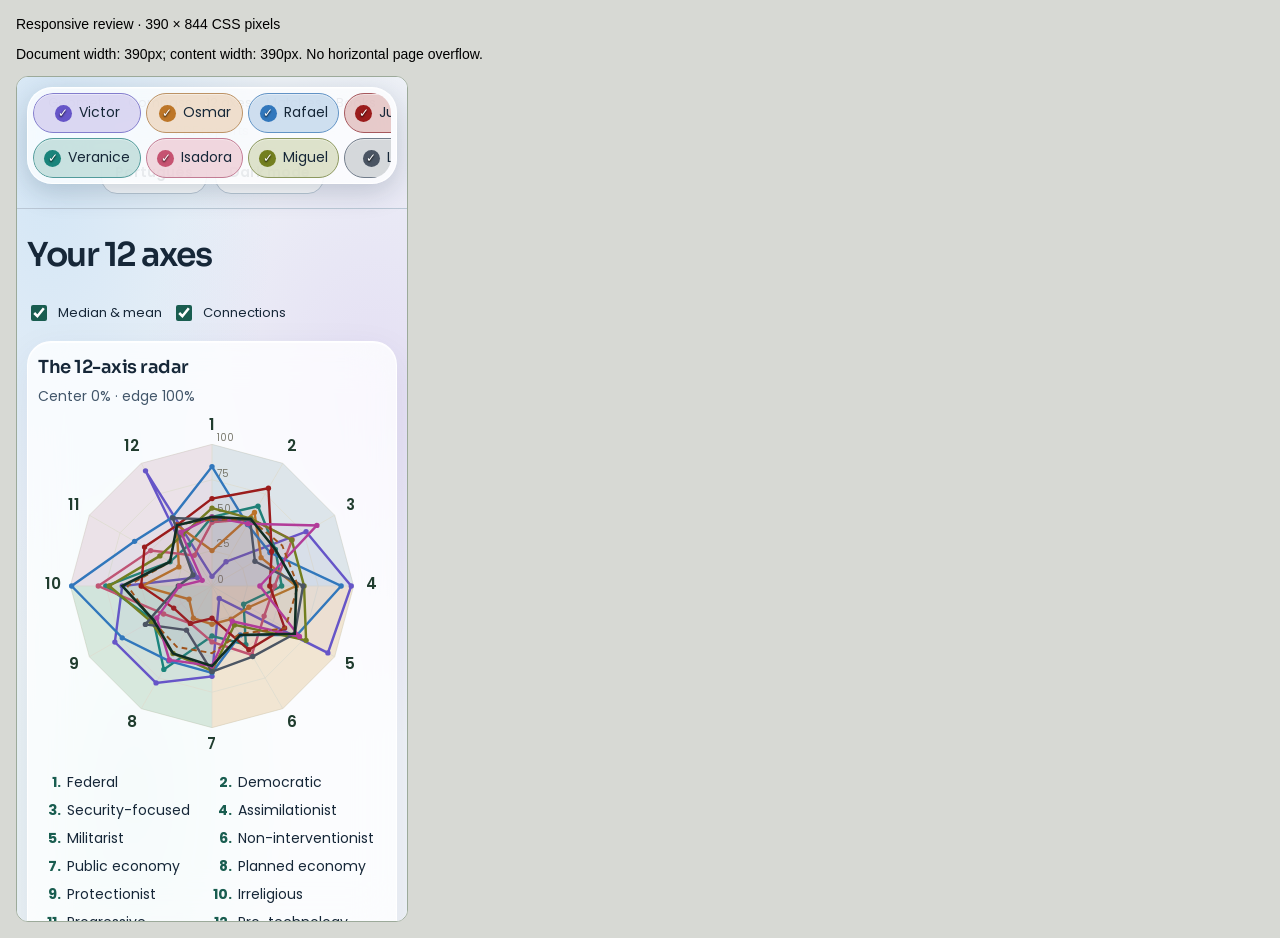
<file: site/qa-responsive.html>
<!doctype html><html lang="en"><meta charset="utf-8"><title>390px mobile layout check</title><style>body{margin:16px;background:#d7d9d4;font:14px Arial}iframe{display:block;width:390px;height:844px;border:1px solid #9caa9a;border-radius:12px;background:white}p{max-width:650px}</style><p>Responsive review · 390 × 844 CSS pixels</p><p id="result">Loading</p><iframe title="Mobile family atlas" src="index.html#geometry"></iframe><script>document.querySelector('iframe').onload=function(){const d=this.contentDocument;document.getElementById('result').textContent='Document width: '+d.documentElement.clientWidth+'px; content width: '+d.documentElement.scrollWidth+'px. '+(d.documentElement.scrollWidth>d.documentElement.clientWidth?'Overflow found.':'No horizontal page overflow.');};</script></html>
</file>
